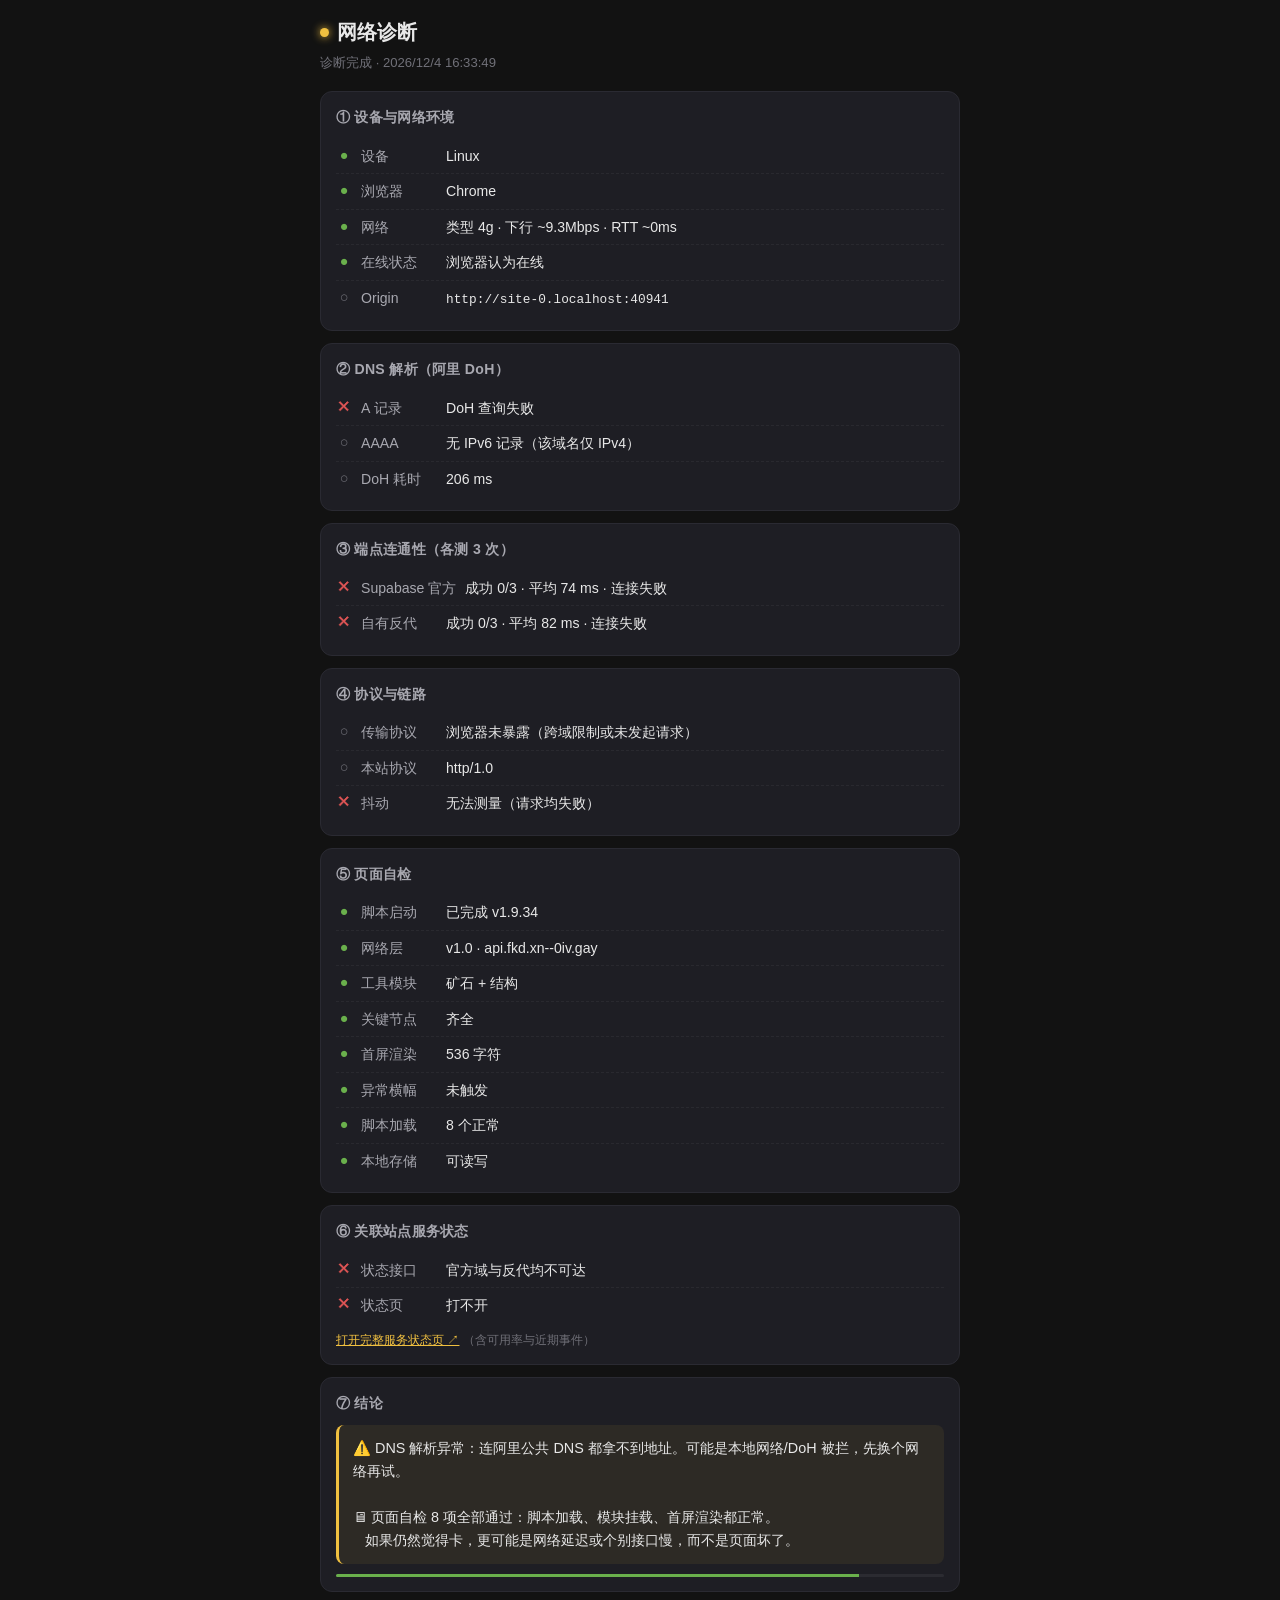
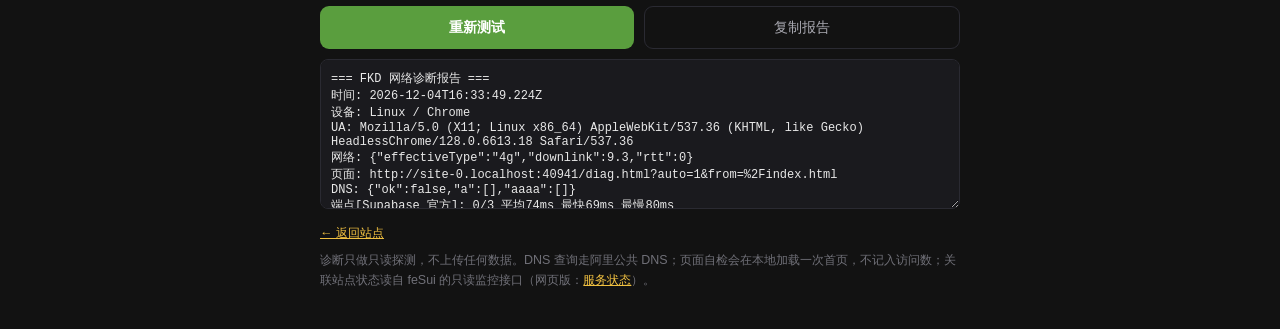
<file: index.html>
<!DOCTYPE html>
<!-- FKD-Web 版本 v1.9.34 · 2026-11-07 · ①诊断页新增「页面自检」：同源加载首页，检查启动标记/模块挂载/关键节点/资源加载，区分「网络坏了」和「脚本没跑起来」；页脚加诊断入口；app.js 末尾加 FKD_BOOT_OK 标记；自检请求不计访问数。②账号被封时前端主动提示：fetch 层识别 403 + ACCOUNT_BANNED，清 token、说明原因、2.2s 后跳登录页（此前只在个别请求里被判，其余表现为「点了没反应」）；②接入自有反代 api.fkd.xn--0iv.gay 作为备用端点，直连被墙时自动切换并顶部轻提示；③反代补 /auth/v1/ 放行，修「切到反代后能看帖但登不进来」；④诊断页增加反代对照，区分「单域名被干扰」与「整链路被限」；⑤脚本初始化异常兜底横幅。 -->
<html lang="zh-CN">
        <head>
                <meta charset="UTF-8" />
                <meta name="viewport" content="width=device-width, initial-scale=1.0" />
                <meta
                        name="description"
                        content="FKD方块殿 · FKD服务器社区，我的世界玩家共创家园，始于方块，不止于方块 长期不关"
                />
                <title>FKD方块殿 | FKD服务器社区</title>
<meta name="referrer" content="no-referrer" />
                <link
                        rel="icon"
                        type="image/jpeg"
                        href="https://s41.ax1x.com/2026/09/05/pnA9bvD.jpg"
                />
                <!-- Minecraft 像素字体（英文/数字）+ 中文卡通标题字体 -->
                <link rel="preconnect" href="https://fonts.googleapis.com" />
                <link rel="preconnect" href="https://fonts.gstatic.com" crossorigin />
                <link
                        href="https://fonts.googleapis.com/css2?family=Press+Start+2P&family=ZCOOL+KuaiLe&display=swap"
                        rel="stylesheet"
                />
                <link rel="stylesheet" href="styles.css" />
        </head>
        <body>
                <div class="error-toast" id="errorToast"></div>

                <!-- 设置侧栏：留言墙自动刷新开关 -->
                <button
                        class="settings-toggle-btn"
                        id="settingsToggleBtn"
                        aria-label="打开设置"
                        title="设置"
                >
                        <svg class="ui-ic" aria-hidden="true"><use href="#ic-settings"></use></svg>
                </button>
                <aside class="settings-sidebar" id="settingsSidebar" aria-hidden="true">
                        <button
                                class="settings-close"
                                id="settingsCloseBtn"
                                aria-label="关闭设置"
                        >
                                &times;
                        </button>
                        <h3><svg class="ui-ic" aria-hidden="true"><use href="#ic-settings"></use></svg> 设置</h3>
                        <div class="settings-item">
                                <div>
                                        <div class="label">留言墙自动刷新</div>
                                        <div class="desc">每隔一段时间自动拉取最新留言</div>
                                </div>
                                <label class="switch">
                                        <input type="checkbox" id="autoRefreshToggle" />
                                        <span class="slider"></span>
                                </label>
                        </div>
                        <div class="settings-item">
                                <div>
                                        <div class="label">刷新间隔</div>
                                        <div class="desc">自动刷新的频率</div>
                                </div>
                                <select id="autoRefreshInterval">
                                        <option value="10000">10 秒</option>
                                        <option value="30000">30 秒</option>
                                        <option value="60000">60 秒</option>
                                </select>
                        </div>
                        <button class="settings-refresh-btn" id="manualRefreshBtn">
                                <svg class="ui-ic" aria-hidden="true"><use href="#ic-refresh"></use></svg> 立即刷新留言
                        </button>
                        <div class="settings-refresh-info" id="refreshInfo"></div>
                </aside>

                <!-- 用户系统：登录 / 申请注册 -->
                <div class="modal-overlay" id="authModal">
                        <div class="modal">
                                <button class="modal-close" id="closeAuthModal">&times;</button>
                                <h3><svg class="ui-ic" aria-hidden="true"><use href="#ic-key"></use></svg> 账号</h3>
                                <div class="auth-tabs">
                                        <button class="auth-tab active" data-tab="login">登录</button>
                                        <button class="auth-tab" data-tab="apply">申请注册</button>
                                </div>
                                <div id="loginPanel">
                                        <form id="loginForm">
                                                <div class="form-group">
                                                        <label>用户名</label>
                                                        <input id="loginUsername" type="text" autocomplete="username" required />
                                                </div>
                                                <div class="form-group">
                                                        <label>密码</label>
                                                        <input id="loginPassword" type="password" autocomplete="current-password" required />
                                                </div>
                                                <button class="submit-btn" type="submit">登录</button>
                                        </form>
                                </div>
                                <div id="applyPanel" style="display:none">
                                        <form id="applyForm">
                                                <div class="form-group">
                                                        <label>用户名（3-20 位，中英文/数字/下划线）</label>
                                                        <input id="applyUsername" type="text" required />
                                                </div>
                                                <div class="form-group">
                                                        <label>密码（至少 6 位）</label>
                                                        <input id="applyPassword" type="password" required />
                                                </div>
                                                <div class="form-group">
                                                        <label>联系方式（QQ / 邮箱，可选）</label>
                                                        <input id="applyContact" type="text" />
                                                </div>
                                                <div class="form-group">
                                                        <label>申请理由（可选）</label>
                                                        <input id="applyReason" type="text" />
                                                </div>
                                                <button class="submit-btn" type="submit">提交申请</button>
                                        </form>
                                </div>
                                <div class="form-message" id="authMessage"></div>
                        </div>
                </div>

                <!-- 管理员审核面板 -->
                <div class="modal-overlay" id="adminModal">
                        <div class="modal">
                                <button class="modal-close" id="closeAdminModal">&times;</button>
                                <h3><svg class="ui-ic" aria-hidden="true"><use href="#ic-shield"></use></svg> 待审核申请</h3>
                                <div class="admin-list" id="adminList"></div>
                        </div>
                </div>

                <!-- 个人主页（公开） -->
                <div class="modal-overlay" id="profileModal">
                        <div class="modal">
                                <button class="modal-close" id="closeProfileModal">&times;</button>
                                <div id="profileBody"></div>
                        </div>
                </div>

                <!-- 我的资料：详情视图(只读) + 编辑视图(修改) -->
                <div class="modal-overlay" id="myProfileModal">
                        <div class="modal">
                                <button class="modal-close" id="closeMyProfileModal">&times;</button>

                                <!-- 详情视图：只读展示，点击"修改资料"才进入编辑 -->
                                <div id="mpDetailView">
                                        <div class="mp-detail-head">
                                                <div id="mpDetailAvatar" class="mp-detail-avatar"></div>
                                                <div>
                                                        <div class="mp-detail-username" id="mpDetailUsername"></div>
                                                        <div class="mp-detail-role" id="mpDetailRole"></div>
                                                </div>
                                        </div>
                                        <div class="mp-detail-bio" id="mpDetailBio"></div>
                                        <div class="mp-active-row"><span>我的积分</span><strong id="mpActiveValue">0</strong></div>
                                        <div class="mp-signin-row">
                                                <button type="button" class="submit-btn small" id="mpSignInBtn"><svg class="ui-ic"><use href="#ic-calendar"></use></svg> 每日签到</button>
                                                <span id="mpSignInHint" class="mp-signin-hint"></span>
                                        </div>
                                        <div class="mp-detail-actions">
                                                <button type="button" class="submit-btn" id="mpEditBtn"><svg class="ui-ic" aria-hidden="true"><use href="#ic-pencil"></use></svg> 修改资料</button>
                                                <button type="button" class="auth-btn admin" id="mpAdminBtn" style="display:none"><svg class="ui-ic" aria-hidden="true"><use href="#ic-shield"></use></svg> 审核</button>
                                                <button type="button" class="auth-btn" id="mpLogoutBtn">退出登录</button>
                                        </div>
                                </div>

                                <!-- 编辑视图：修改信息 -->
                                <div id="mpEditView" style="display:none">
                                        <h3><svg class="ui-ic" aria-hidden="true"><use href="#ic-pencil"></use></svg> 编辑资料</h3>
                                        <div class="form-group">
                                                <label>头像（走图床上传，数据库只存链接）</label>
                                                <div class="avatar-upload-row">
                                                        <img id="mpAvatarPreview" class="mp-avatar-preview" alt="" style="display:none" />
                                                        <input type="file" id="mpAvatarFile" accept="image/*" />
                                                        <button type="button" class="submit-btn small" id="mpAvatarUploadBtn"><svg class="ui-ic" aria-hidden="true"><use href="#ic-camera"></use></svg> 上传头像</button>
                                                </div>
                                                <input type="text" id="mpAvatarUrl" placeholder="或在此粘贴头像图片链接（http(s)）" style="margin-top:.5rem;" />
                                        </div>
                                        <div class="form-group">
                                                <label>昵称（展示名，可随时修改，1~20 字；留空则显示登录名）</label>
                                                <input type="text" id="mpNickname" maxlength="20" placeholder="不填则显示登录名" style="width:100%;box-sizing:border-box;" />
                                        </div>
                                        <div class="form-group">
                                                <label>个人简介（最多 200 字）</label>
                                                <textarea id="mpBio" rows="3" placeholder="介绍一下你自己~"></textarea>
                                        </div>
                                        <button class="submit-btn" id="mpSaveBtn">保存资料</button>
                                        <button class="auth-btn" id="mpCancelEdit">取消</button>
                                        <div class="form-message" id="mpMessage"></div>
                                </div>
                        </div>
                </div>

                <nav class="navbar" id="navbar">
                        <div class="navbar-brand">
                                <div class="brand-icon">
                                        <img
                                                src="https://s41.ax1x.com/2026/09/05/pnA9bvD.jpg"
                                                alt="FKD方块殿图标"
                                        />
                                </div>
                                <div>
                                        <div>FKD方块殿</div>
                                        <div class="brand-sub">MINECRAFT</div>
                                </div>
                        </div>
                        <ul class="navbar-links">
                                <li><a data-view="home" class="active"><svg class="ui-ic" aria-hidden="true"><use href="#ic-home"></use></svg> 首页</a></li>
                                <li class="nav-sep"></li>
                                <li><a data-view="community"><svg class="ui-ic" aria-hidden="true"><use href="#ic-community"></use></svg> 社区</a></li>
                                <li><a data-view="trades"><svg class="ui-ic" aria-hidden="true"><use href="#ic-package"></use></svg> 交易</a></li>
                                <li><a data-view="tools"><svg class="ui-ic" aria-hidden="true"><use href="#ic-compass"></use></svg> 工具</a></li>
                                <li class="nav-sep"></li>
                                <li><a data-view="submit"><svg class="ui-ic" aria-hidden="true"><use href="#ic-edit"></use></svg> 投稿</a></li>
                                <li><a data-view="guilds"><svg class="ui-ic" aria-hidden="true"><use href="#ic-flag"></use></svg> 工会</a></li>
                                <li><a data-view="chat"><svg class="ui-ic" aria-hidden="true"><use href="#ic-message"></use></svg> 聊天</a></li>
                                <li><a data-view="ai"><svg class="ui-ic" aria-hidden="true"><use href="#ic-spark"></use></svg> AI 助手</a></li>
                        </ul>
                        <div class="auth-area" id="authArea"></div>
                        <button
                                class="theme-toggle"
                                id="themeToggle"
                                aria-label="切换明暗模式"
                        >
                                <svg class="ui-ic" aria-hidden="true"><use href="#ic-moon"></use></svg>
                        </button>
                </nav>

                <!-- 矿石查找参数模态框（基岩版 · 精确坐标内核 bedrockore.js） -->
                <div class="modal-overlay" id="oreModal">
                        <div class="modal modal-wide">
                                <button class="modal-close" id="closeOreModal">&times;</button>
                                <h3> 矿石查找器 · 基岩版</h3>
                                <div class="form-group">
                                        <label>世界种子</label>
                                        <input type="text" id="oreSeed" value="2261001" placeholder="输入种子（数字或文本）" />
                                        <div class="seed-chips">
                                                <span class="seed-chip" data-target="oreSeed" data-seed="2261001">2261001（朋友给的）</span>
                                                <span class="seed-chip" data-target="oreSeed" data-seed="20261001">20261001（疑似正确）</span>
                                        </div>
                                </div>
                                <div class="form-group ore-coord-row">
                                    <div>
                                        <label>基岩版版本</label>
                                        <select id="oreVersion"></select>
                                    </div>
                                    <div>
                                        <label>维度</label>
                                        <select id="oreDim">
                                            <option value="0">主世界</option>
                                            <option value="-1">下界</option>
                                        </select>
                                    </div>
                                </div>
                                <div class="form-group">
                                        <label>矿石种类</label>
                                        <select id="oreType"></select>
                                </div>
                                <div class="form-group ore-coord-row">
                                        <div>
                                                <label>中心 X</label>
                                                <input type="number" id="coordX" value="0" placeholder="例如 100" />
                                        </div>
                                        <div>
                                                <label>中心 Z</label>
                                                <input type="number" id="coordZ" value="0" placeholder="例如 -200" />
                                        </div>
                                        <div>
                                                <label>半径(区块)</label>
                                                <input type="number" id="oreRadius" value="10" min="2" max="40" />
                                        </div>
                                </div>
                                <div class="form-group">
                                    <label>地表高度（部分矿石需地表足够高才生成，默认 64）</label>
                                    <input type="number" id="oreSurface" value="64" />
                                </div>
                                <button class="submit-btn" id="generateOreLink">
                                        开始查找
                                </button>
                                <div id="oreResult" class="ore-result"></div>
                        </div>
                </div>

                <!-- 基岩结构查找器模态框（自研，算法来自 MCBEStructureFinder MIT） -->
                <div class="modal-overlay" id="structModal">
                        <div class="modal modal-wide">
                                <button class="modal-close" id="closeStructModal">&times;</button>
                                <h3> 结构查找器 · 基岩版</h3>
                                <div class="form-group">
                                        <label>主种子（你的世界）</label>
                                        <input type="text" id="structSeed" value="2261001" placeholder="输入种子（数字或文本）" />
                                        <div class="seed-chips">
                                                <span class="seed-chip" data-target="structSeed" data-seed="2261001">2261001（朋友给的）</span>
                                                <span class="seed-chip" data-target="structSeed" data-seed="20261001">20261001（疑似正确）</span>
                                        </div>
                                        <label class="seed-compare"><input type="checkbox" id="structCompare" /> 同时对比候选种子</label>
                                        <div class="form-group seed2-group" id="seed2Group" style="display:none">
                                                <label>候选种子（对比用）</label>
                                                <input type="text" id="structSeed2" placeholder="例如 20261001" />
                                        </div>
                                </div>
                                <div class="form-group">
                                        <label>结构类型</label>
                                        <select id="structType">
                                                <option value="buried_treasure">埋藏宝藏</option>
                                                <option value="village" selected>村庄</option>
                                                <option value="temple">神庙(沙漠/丛林)</option>
                                                <option value="ocean_monument">海底神殿</option>
                                                <option value="mansion">林地府邸</option>
                                                <option value="pillager">掠夺者哨塔</option>
                                        </select>
                                </div>
                                <div class="form-group ore-coord-row">
                                        <div>
                                                <label>中心 X</label>
                                                <input type="number" id="structX" value="0" placeholder="例如 100" />
                                        </div>
                                        <div>
                                                <label>中心 Z</label>
                                                <input type="number" id="structZ" value="0" placeholder="例如 -200" />
                                        </div>
                                        <div>
                                                <label>搜索半径(方块)</label>
                                                <input type="number" id="structRange" value="4000" min="16" />
                                        </div>
                                </div>
                                <button class="submit-btn" id="generateStruct">
                                        开始查找
                                </button>
                                <div id="structResult" class="ore-result"></div>
                        </div>
                </div>

                <main id="app">
                        <!-- ===================== 视图 1：首页 ===================== -->
                        <section class="view active" id="view-home">
                                <div class="hero" id="home">
                                        <div class="hero-logo">
                                                <img
                                                        src="https://s41.ax1x.com/2026/09/05/pnA9bvD.jpg"
                                                        alt="FKD方块殿Logo"
                                                />
                                        </div>
                                        <div class="season-badge">
                                                <span class="dot"></span> 赛季 S9.0 火热进行中
                                                <span class="dot"></span>
                                        </div>
                                        <h1 class="hero-title">FKD 方块殿</h1>
                                        <p class="hero-subtitle">FKD服务器社区</p>
                                        <p class="hero-desc">
                                                一个由玩家社区驱动的 Minecraft 社区，<br />在这里，每一个方块都承载着故事，每一位玩家都值得被铭记。
                                        </p>
                                        <p class="hero-owner"><svg class="ui-ic" aria-hidden="true"><use href="#ic-trophy"></use></svg> 服主：<strong>FKD乄老果</strong></p>
                                        <div class="hero-cta-row">
                                                <button class="join-btn" id="joinServerBtn" title="点击唤起网易版《我的世界》，直接进入 FKD 服务器">
                                                        <svg class="ui-ic" aria-hidden="true"><use href="#ic-gamepad"></use></svg>
                                                        一键进服
                                                </button>
                                                <span class="join-tip">网易版玩家点我直接进</span>
                                        </div>
                                </div>

                                <div class="container">
                                        <div class="info-grid">
                                                <div class="info-card">
                                                        <div class="icon"><svg class="ui-ic" aria-hidden="true"><use href="#ic-crown"></use></svg></div>
                                                        <div class="label">服主</div>
                                                        <div class="value">FKD乄老果</div>
                                                </div>
                                                <div class="info-card">
                                                        <div class="icon"><svg class="ui-ic" aria-hidden="true"><use href="#ic-tag"></use></svg></div>
                                                        <div class="label">当前赛季</div>
                                                        <div class="value gold">S9.0</div>
                                                </div>
                                                <div class="info-card">
                                                        <div class="icon"><svg class="ui-ic" aria-hidden="true"><use href="#ic-dot"></use></svg></div>
                                                        <div class="label">服务器状态</div>
                                                        <div class="value">运行中</div>
                                                </div>
                                                <div class="info-card">
                                                        <div class="icon"><svg class="ui-ic" aria-hidden="true"><use href="#ic-signal"></use></svg></div>
                                                        <div class="label">托管平台</div>
                                                        <div class="value">Supabase</div>
                                                </div>
                                        </div>

                                        <div class="section-header">
                                                <div class="cat-badge home"><svg class="ui-ic" aria-hidden="true"><use href="#ic-compass"></use></svg> 快速进入</div>
                                                <h2 class="section-title">选择你的<span class="highlight">方块</span></h2>
                                                <div class="section-divider"></div>
                                        </div>
                                        <div class="quick-grid">
                                                <div class="quick-card c-community" data-view="community">
                                                        <div class="q-icon"><svg class="ui-ic" aria-hidden="true"><use href="#ic-community"></use></svg></div>
                                                        <div class="q-title">社区广场</div>
                                                        <div class="q-desc">故事 · 留言墙 · 名人榜</div>
                                                </div>
                                                <div class="quick-card c-trade" data-view="trades">
                                                        <div class="q-icon"><svg class="ui-ic" aria-hidden="true"><use href="#ic-package"></use></svg></div>
                                                        <div class="q-title">交易集市</div>
                                                        <div class="q-desc">发布 / 浏览玩家交易</div>
                                                </div>
                                                <div class="quick-card c-tool" data-view="tools">
                                                        <div class="q-icon"><svg class="ui-ic" aria-hidden="true"><use href="#ic-compass"></use></svg></div>
                                                        <div class="q-title">冒险工具</div>
                                                        <div class="q-desc">矿石查找 · 种子查询</div>
                                                </div>
                                                <div class="quick-card c-submit" data-view="submit">
                                                        <div class="q-icon"><svg class="ui-ic" aria-hidden="true"><use href="#ic-edit"></use></svg></div>
                                                        <div class="q-title">投稿故事</div>
                                                        <div class="q-desc">分享你的社区故事</div>
                                                </div>
                                                <div class="quick-card c-guild" data-view="guilds">
                                                        <div class="q-icon"><svg class="ui-ic" aria-hidden="true"><use href="#ic-flag"></use></svg></div>
                                                        <div class="q-title">工会</div>
                                                        <div class="q-desc">组建 · 加入 · 排名</div>
                                                </div>
                                                <div class="quick-card c-join" id="joinServerCard" title="点击唤起网易版《我的世界》，直接进入 FKD 服务器">
                                                        <div class="q-icon"><svg class="ui-ic" aria-hidden="true"><use href="#ic-gamepad"></use></svg></div>
                                                        <div class="q-title">一键进服</div>
                                                        <div class="q-desc">网易版直接进入服务器</div>
                                                </div>
                                                <div class="quick-card c-chat" data-view="chat">
                                                        <div class="q-icon"><svg class="ui-ic" aria-hidden="true"><use href="#ic-message"></use></svg></div>
                                                        <div class="q-title">聊天</div>
                                                        <div class="q-desc">私聊 · 群聊</div>
                                                </div>
                                        </div>
                                </div>
                        </section>

                        <!-- ===================== 视图 2：社区（子标签） ===================== -->
                        <section class="view" id="view-community">
                                <div class="container">
                                        <div class="section-header">
                                                <div class="cat-badge community"><svg class="ui-ic" aria-hidden="true"><use href="#ic-community"></use></svg> 社区广场</div>
                                                <h2 class="section-title">玩家<span class="highlight">社区</span></h2>
                                                <div class="section-divider"></div>
                                        </div>

                                        <div class="subtabs">
                                                <button class="subtab active" data-sub="stories"><svg class="ui-ic" aria-hidden="true"><use href="#ic-book"></use></svg> 故事</button>
                                                <button class="subtab" data-sub="messages"><svg class="ui-ic" aria-hidden="true"><use href="#ic-message"></use></svg> 留言墙</button>
                                                <button class="subtab" data-sub="hall"><svg class="ui-ic" aria-hidden="true"><use href="#ic-medal"></use></svg> 名人榜</button>
                                        </div>

                                        <!-- 子面板：故事 -->
                                        <div class="subpanel active" id="sub-stories">
                                                <div class="notice-box">
                                                        <span><svg class="ui-ic" aria-hidden="true"><use href="#ic-megaphone"></use></svg></span>
                                                        <div>
                                                                <strong>故事投稿已升级！</strong
                                                                >通过投稿页提交（需密码），立即公开显示。<br />
                                                                由玩家「执拗的同学」部署 ·
                                                                <span class="deepseek-badge">由权威deep seek生成</span>
                                                                <br />
                                                                <span class="qq-group"
                                                                        ><svg class="ui-ic" aria-hidden="true"><use href="#ic-gamepad"></use></svg> QQ群：231950162 欢迎加入</span
                                                                >
                                                        </div>
                                                </div>
                                                <div
                                                        id="storiesLoading"
                                                        style="text-align:center; padding:2rem; color:var(--text-muted);"
                                                >
                                                        <span class="spinner"></span> 加载故事中...
                                                </div>
                                                <div
                                                        class="stories-grid"
                                                        id="storiesContainer"
                                                        style="display:none;"
                                                ></div>
                                                <div
                                                        id="storiesEmpty"
                                                        style="display:none; text-align:center; padding:2rem; color:var(--text-muted);"
                                                >
                                                        暂无故事，快来投稿第一篇吧！
                                                </div>
                                        </div>

                                        <!-- 子面板：留言墙 -->
                                        <div class="subpanel" id="sub-messages">
                                                <p
                                                        class="section-subtitle"
                                                        style="color:var(--text-secondary); font-size:0.9rem; margin-bottom:1.5rem;"
                                                >
                                                        留下你的足迹，分享你的想法
                                                </p>
                                                <div class="messages-list" id="messagesList">
                                                        <div
                                                                style="text-align:center; padding:2rem; color:var(--text-muted);"
                                                        >
                                                                加载留言中...
                                                        </div>
                                                </div>
                                                <div class="message-form-card">
                                                        <h3 style="margin-bottom:1rem; font-family:var(--mc-title-font);"><svg class="ui-ic" aria-hidden="true"><use href="#ic-edit"></use></svg> 写留言</h3>
                                                        <form id="messageForm">
                                                                <div class="form-group">
                                                                        <label>昵称（可选）</label>
                                                                        <input
                                                                                type="text"
                                                                                id="messageNickname"
                                                                                placeholder="你的昵称"
                                                                                maxlength="30"
                                                                        />
                                                                </div>
                                                                <div class="form-group">
                                                                        <label>留言内容 *</label>
                                                                        <textarea
                                                                                id="messageContent"
                                                                                required
                                                                                placeholder="说点什么..."
                                                                                rows="4"
                                                                        ></textarea>
                                                                </div>
                                                                <label class="anon-toggle"><input type="checkbox" id="messageAnonymous" /> <svg class="ui-ic" aria-hidden="true"><use href="#ic-eye-off"></use></svg> 匿名发布（不署名账号）</label>
                                                                <button
                                                                        type="submit"
                                                                        class="submit-btn"
                                                                        id="submitMessageBtn"
                                                                >
                                                                        发布留言
                                                                </button>
                                                                <div
                                                                        class="form-message"
                                                                        id="messageFormMessage"
                                                                ></div>
                                                        </form>
                                                </div>
                                        </div>

                                        <!-- 子面板：名人榜 -->
                                        <div class="subpanel" id="sub-hall">
                                                <div class="section-header">
                                                        <h2 class="section-title"><svg class="ui-ic" aria-hidden="true"><use href="#ic-medal"></use></svg> 名人榜 · 积分排名</h2>
                                                        <div class="section-divider"></div>
                                                </div>
                                                <div id="hallList" class="hall-list"><div class="empty-hint">加载中...</div></div>
                                        </div>
                                </div>
                        </section>

                        <!-- ===================== 视图：故事详情（新） ===================== -->
                        <section class="view" id="view-story-detail">
                                <div class="container">
                                        <button class="back-btn" id="storyDetailBack"><svg class="ui-ic" aria-hidden="true"><use href="#ic-arrow-left"></use></svg> 返回故事列表</button>
                                        <article class="story-detail">
                                                <div id="storyDetailMain">
                                                        <div
                                                                style="text-align:center; padding:2.5rem; color:var(--text-muted);"
                                                        >
                                                                <span class="spinner"></span> 加载中...
                                                        </div>
                                                </div>
                                                <div class="story-like-bar" id="storyLikeBar" style="display:none">
                                                        <button class="like-btn" id="storyLikeBtn" data-liked="0">
                                                                <svg class="ui-ic" aria-hidden="true"><use href="#ic-heart"></use></svg> 点赞 <span class="like-count-num">0</span>
                                                        </button>
                                                        <span class="story-stats-inline" id="storyCommentCountInline"></span>
                                                </div>
                                                <div class="comment-section" id="storyCommentSection" style="display:none">
                                                        <h3>
                                                                <svg class="ui-ic" aria-hidden="true"><use href="#ic-message"></use></svg> 评论
                                                                <span
                                                                        id="storyCommentCount"
                                                                        style="color:var(--text-muted); font-size:.9rem;"
                                                                ></span>
                                                        </h3>
                                                        <div class="comment-list" id="storyCommentList"></div>
                                                        <div class="comment-form" id="storyCommentForm">
                                                                <textarea
                                                                        id="storyCommentInput"
                                                                        placeholder="写下你的评论..."
                                                                        maxlength="1000"
                                                                ></textarea>
                                                                <div style="display:flex; justify-content:flex-end;">
                                                                        <button class="submit-btn small" id="storyCommentSubmit">发表评论</button>
                                                                </div>
                                                                <div class="form-message" id="storyCommentMessage"></div>
                                                        </div>
                                                        <div class="comment-login-hint" id="storyCommentLoginHint" style="display:none">
                                                                登录后即可发表评论 ·
                                                                <a id="storyCommentLoginLink">去登录</a>
                                                        </div>
                                                </div>
                                        </article>
                                </div>
                        </section>

                        <!-- ===================== 视图 3：交易 ===================== -->
                        <section class="view" id="view-trades">
                                <div class="container">
                                        <div class="section-header">
                                                <div class="cat-badge trade"><svg class="ui-ic" aria-hidden="true"><use href="#ic-package"></use></svg> 交易集市</div>
                                                <h2 class="section-title"><svg class="ui-ic" aria-hidden="true"><use href="#ic-package"></use></svg> 玩家<span class="highlight">交易</span></h2>
                                                <div class="section-divider"></div>
                                                <p
                                                        class="section-subtitle"
                                                        style="color:var(--text-secondary); font-size:0.9rem;"
                                                >
                                                        自由交易，互通有无（仅显示最近30天）
                                                </p>
                                        </div>
                                        <div class="trades-grid" style="display:none;"></div>
                                        <!-- 发布交易表单 -->
                                        <div class="trade-form-card">
                                                <h3 style="margin-bottom:1rem; font-family:var(--mc-title-font);"><svg class="ui-ic" aria-hidden="true"><use href="#ic-edit"></use></svg> 发布新交易</h3>
                                                <form id="tradeForm">
                                                        <div class="form-group">
                                                                <label>物品名称 *</label>
                                                                <input
                                                                        type="text"
                                                                        id="tradeItemName"
                                                                        required
                                                                        maxlength="50"
                                                                        placeholder="例如：钻石×64"
                                                                />
                                                        </div>
                                                        <div class="form-group">
                                                                <label>描述 *</label>
                                                                <textarea
                                                                        id="tradeDescription"
                                                                        required
                                                                        placeholder="物品详情、附魔属性等..."
                                                                        rows="3"
                                                                ></textarea>
                                                        </div>
                                                        <div class="form-group">
                                                                <label>价格 / 交换条件 *</label>
                                                                <input
                                                                        type="text"
                                                                        id="tradePrice"
                                                                        required
                                                                        maxlength="50"
                                                                        placeholder="例如：10个绿宝石 或 一把附魔弓"
                                                                />
                                                        </div>
                                                        <div class="form-group">
                                                                <label>卖家游戏ID *</label>
                                                                <input
                                                                        type="text"
                                                                        id="tradeSellerName"
                                                                        required
                                                                        maxlength="30"
                                                                        placeholder="你的游戏ID"
                                                                />
                                                        </div>
                                                        <div class="form-group">
                                                                <label>联系方式 *</label>
                                                                <input
                                                                        type="text"
                                                                        id="tradeContact"
                                                                        required
                                                                        maxlength="50"
                                                                        placeholder="QQ号或游戏内联系"
                                                                />
                                                        </div>
                                                        <button
                                                                type="submit"
                                                                class="submit-btn"
                                                                id="submitTradeBtn"
                                                        >
                                                                发布交易
                                                        </button>
                                                        <div
                                                                class="form-message"
                                                                id="tradeFormMessage"
                                                        ></div>
                                                </form>
                                        </div>

                                        <!-- 管理已发布的交易：改用账号鉴权 -->
                                        <div class="manage-code-box" style="margin-bottom:2rem;">
                                                <h3 style="margin-bottom:0.5rem; font-family:var(--mc-title-font);"><svg class="ui-ic" aria-hidden="true"><use href="#ic-key"></use></svg> 管理我的交易</h3>
                                                <p
                                                        style="color:var(--text-secondary); font-size:0.85rem; margin:0;"
                                                >
                                                        已改用账号管理：登录后，你发布的交易会在下方列表中显示「标记已售出」按钮，点击即可标记为已售出，无需再保存管理码。
                                                </p>
                                        </div>

                                        <!-- 交易列表 -->
                                        <div
                                                id="tradesLoading"
                                                style="text-align:center; padding:2rem; color:var(--text-muted);"
                                        >
                                                <span class="spinner"></span> 加载交易中...
                                        </div>
                                        <div
                                                class="trades-grid"
                                                id="tradesContainer"
                                                style="display:none;"
                                        ></div>
                                        <div
                                                id="tradesEmpty"
                                                style="display:none; text-align:center; padding:2rem; color:var(--text-muted);"
                                        >
                                                暂无交易信息，快来发布第一笔交易吧！
                                        </div>
                                </div>
                        </section>

                        <!-- ===================== 视图 4：工具 ===================== -->
                        <section class="view" id="view-tools">
                                <div class="container">
                                        <div class="section-header">
                                                <div class="cat-badge tool"><svg class="ui-ic" aria-hidden="true"><use href="#ic-compass"></use></svg> 冒险工具</div>
                                                <h2 class="section-title">实用<span class="highlight">工具箱</span></h2>
                                                <div class="section-divider"></div>
                                                <p
                                                        class="section-subtitle"
                                                        style="color:var(--text-secondary); font-size:0.9rem;"
                                                >
                                                        探索世界，定位资源（服务器种子：20260810）
                                                </p>
                                        </div>
                                        <div class="tool-grid">
                                                <div class="tool-card ore" id="oreFinderLink" role="button" tabindex="0">
                                                        <div class="t-icon"><svg class="ui-ic" aria-hidden="true"><use href="#ic-gem"></use></svg></div>
                                                        <div class="t-title">矿石查找器</div>
                                                        <div class="t-desc">按坐标定位钻石、远古残骸等矿脉</div>
                                                        <div class="t-go">打开查找器 <svg class="ui-ic" aria-hidden="true"><use href="#ic-arrow-right"></use></svg></div>
                                                </div>
                                                <div class="tool-card seed" id="seedMapLink" role="button" tabindex="0">
                                                        <div class="t-icon"><svg class="ui-ic" aria-hidden="true"><use href="#ic-map"></use></svg></div>
                                                        <div class="t-title">种子地图</div>
                                                        <div class="t-desc">查看整个世界的地形与结构生成</div>
                                                        <div class="t-go">打开地图 <svg class="ui-ic" aria-hidden="true"><use href="#ic-arrow-right"></use></svg></div>
                                                </div>
                                                <div class="tool-card struct" id="structFinderLink" role="button" tabindex="0">
                                                        <div class="t-icon"><svg class="ui-ic" aria-hidden="true"><use href="#ic-compass"></use></svg></div>
                                                        <div class="t-title">结构查找器</div>
                                                        <div class="t-desc">精确定位村庄·埋藏宝藏·神殿（基岩版）</div>
                                                        <div class="t-go">打开查找器 <svg class="ui-ic" aria-hidden="true"><use href="#ic-arrow-right"></use></svg></div>
                                                </div>
                                        </div>
                                </div>
                        </section>

                        <!-- ===================== 视图 5：投稿 ===================== -->
                        <section class="view" id="view-submit">
                                <div class="container">
                                        <div class="section-header">
                                                <div class="cat-badge community"><svg class="ui-ic" aria-hidden="true"><use href="#ic-edit"></use></svg> 内容创作</div>
                                                <h2 class="section-title"><svg class="ui-ic" aria-hidden="true"><use href="#ic-edit"></use></svg> 投稿<span class="highlight">故事</span></h2>
                                                <div class="section-divider"></div>
                                        </div>
                                        <div class="submit-form-card">
                                                <h3 style="margin-bottom:0.5rem; font-family:var(--mc-title-font);"><svg class="ui-ic" aria-hidden="true"><use href="#ic-edit"></use></svg> 投稿故事</h3>
                                                <p
                                                        style="color:var(--text-secondary); margin-bottom:1.5rem;"
                                                >
                                                        填写信息并输入投稿密码，提交后立即显示。
                                                </p>
                                                <form id="storyForm">
                                                        <div class="form-group">
                                                                <label>故事标题 *</label>
                                                                <input
                                                                        type="text"
                                                                        id="storyTitle"
                                                                        required
                                                                        maxlength="100"
                                                                />
                                                        </div>
                                                        <div class="form-group">
                                                                <label>日期</label>
                                                                <input type="date" id="storyDate" />
                                                        </div>
                                                        <div class="form-group">
                                                                <label>标签</label>
                                                                <input
                                                                        type="text"
                                                                        id="storyTag"
                                                                        placeholder="建筑、活动、趣闻..."
                                                                        maxlength="20"
                                                                />
                                                        </div>
                                                        <div class="form-group">
                                                                <label>故事内容 *</label>
                                                                <textarea
                                                                        id="storyContent"
                                                                        required
                                                                        placeholder="支持多段落，换行即可"
                                                                ></textarea>
                                                        </div>
                                                        <div class="form-group">
                                                                <label>图片链接（多个用逗号分隔，也可走图床上传）</label>
                                                                <input
                                                                        type="text"
                                                                        id="storyImages"
                                                                        placeholder="https://..."
                                                                />
                                                                <div class="img-upload-row">
                                                                        <input type="file" id="storyImageFile" accept="image/*" />
                                                                        <button type="button" class="submit-btn small" id="storyImageUploadBtn"><svg class="ui-ic" aria-hidden="true"><use href="#ic-camera"></use></svg> 图床上传</button>
                                                                        <img id="storyImagePreview" class="img-preview" alt="" style="display:none" />
                                                                </div>
                                                        </div>
                                                        <button type="submit" class="submit-btn" id="submitBtn">
                                                                提交故事
                                                        </button>
                                                        <div class="form-message" id="formMessage"></div>
                                                </form>
                                        </div>
                                </div>
                        </section>
                                        <!-- ===================== 视图：工会 ===================== -->
                        <section class="view" id="view-guilds">
                                <div id="guildRoot"></div>
                        </section>
                        <!-- ===================== 视图：聊天 ===================== -->
                        <section class="view" id="view-chat">
                                <div id="chatRoot"></div>
                        </section>
                        <!-- ===================== 视图：AI 助手 ===================== -->
                        <section class="view" id="view-ai">
                                <div class="container">
                                        <div id="aiRoot"></div>
                                </div>
                        </section>
</main>

                <footer class="footer">
                        <div class="footer-brand"> FKD方块殿</div>
                        <div class="pixel-divider">    </div>
                        <div class="footer-text" id="footerText"></div>
                        <div class="visit-counter">
                                <svg class="ui-ic" aria-hidden="true"><use href="#ic-chart"></use></svg> 今日被访问数：<span class="count-num" id="todayVisitCount"
                                        >加载中...</span
                                >
                        </div>
                        <div class="footer-links">
                                <a href="diag.html" class="footer-link">网络诊断 / 页面自检</a>
                        </div>
                </footer>

                <!-- 反代端点：自有域名，绕开 supabase.co 共享域名在国内的 DNS/SNI 干扰。
                     列表顺序 = 优先级；net-guard 启动时会并发探测，自动选可用的那条。
                     官方域放第一位：网络正常时直连最快，反代作为自动兜底。 -->
                <script>
                        window.FKD_NET_ENDPOINTS = [
                                'https://yowwyasttkywyqgseuqz.supabase.co',
                                'https://api.fkd.xn--0iv.gay'
                        ];
                </script>

                <!-- 网络韧性层：必须在 app.js 之前加载（app.js 的 401 守卫会二次包装 fetch，
                     本层须处于内层，URL 改写才不会影响守卫基于原始 URL 的判断） -->
                <script src="js/net-guard.js"></script>
                <script src="bedrockore.js"></script>
                <script src="structurefinder.js"></script>
                <script src="app.js"></script>
                <script src="js/guilds.js"></script>
                <script src="js/chat.js"></script>
                <script src="js/gifts.js"></script>
                <script src="js/ai.js"></script>
        <svg class="svg-sprite" aria-hidden="true" focusable="false" xmlns="http://www.w3.org/2000/svg">
  <symbol id="ic-home" viewBox="0 0 24 24"><path d='M3 9.5L12 3l9 6.5V20a1 1 0 0 1-1 1H4a1 1 0 0 1-1-1z M9 21V12h6v9'/></symbol>
  <symbol id="ic-community" viewBox="0 0 24 24"><path d='M3 21h18 M5 21V10l7-5 7 5v11 M9 21v-6h6v6'/></symbol>
  <symbol id="ic-package" viewBox="0 0 24 24"><path d='M21 16V8a2 2 0 0 0-1-1.73l-7-4a2 2 0 0 0-2 0l-7 4A2 2 0 0 0 3 8v8a2 2 0 0 0 1 1.73l7 4a2 2 0 0 0 2 0l7-4A2 2 0 0 0 21 16z M3.27 6.96L12 12l8.73-5.04 M12 22V12'/></symbol>
  <symbol id="ic-compass" viewBox="0 0 24 24"><path d='M3 11l19-9-9 19-2-8-8-2z'/></symbol>
  <symbol id="ic-edit" viewBox="0 0 24 24"><path d='M17 3a2.83 2.83 0 0 1 4 4L7.5 20.5 2 22l1.5-5.5L17 3z'/></symbol>
  <symbol id="ic-flag" viewBox="0 0 24 24"><path d='M4 15s1-1 4-1 5 2 8 2 4-1 4-1V3s-1 1-4 1-5-2-8-2-4 1-4 1z M4 22v-7'/></symbol>
  <symbol id="ic-message" viewBox="0 0 24 24"><path d='M21 15a2 2 0 0 1-2 2H7l-4 4V5a2 2 0 0 1 2-2h14a2 2 0 0 1 2 2z'/></symbol>
  <symbol id="ic-shield" viewBox="0 0 24 24"><path d='M12 22s8-4 8-10V5l-8-3-8 3v7c0 6 8 10 8 10z'/></symbol>
  <symbol id="ic-key" viewBox="0 0 24 24"><path d='M14 10a4 4 0 1 0-8 0 4 4 0 0 0 8 0z M10 14l-6 6 M7 17l-2-2 M11 13l2 2'/></symbol>
  <symbol id="ic-gift" viewBox="0 0 24 24"><path d='M20 12v9H4v-9 M2 7h20v5H2z M12 22V7 M12 7H7.5a2.5 2.5 0 0 1 0-5C11 2 12 7 12 7z M12 7h4.5a2.5 2.5 0 0 0 0-5C13 2 12 7 12 7z'/></symbol>
  <symbol id="ic-scroll" viewBox="0 0 24 24"><path d='M14 2H6a2 2 0 0 0-2 2v16a2 2 0 0 0 2 2h12a2 2 0 0 0 2-2V8z M14 2v6h6 M16 13H8 M16 17H8'/></symbol>
  <symbol id="ic-pencil" viewBox="0 0 24 24"><path d='M17 3a2.83 2.83 0 0 1 4 4L7.5 20.5 2 22l1.5-5.5L17 3z'/></symbol>
  <symbol id="ic-camera" viewBox="0 0 24 24"><path d='M23 19a2 2 0 0 1-2 2H3a2 2 0 0 1-2-2V8a2 2 0 0 1 2-2h4l2-3h6l2 3h4a2 2 0 0 1 2 2z M12 17a4 4 0 1 0 0-8 4 4 0 0 0 0 8z'/></symbol>
  <symbol id="ic-settings" viewBox="0 0 24 24"><path d='M19.4 15a1.65 1.65 0 0 0 .33 1.82l.06.06a2 2 0 1 1-2.83 2.83l-.06-.06a1.65 1.65 0 0 0-1.82-.33 1.65 1.65 0 0 0-1 1.51V21a2 2 0 0 1-4 0v-.09A1.65 1.65 0 0 0 9 19.4a1.65 1.65 0 0 0-1.82.33l-.06.06a2 2 0 1 1-2.83-2.83l.06-.06a1.65 1.65 0 0 0 .33-1.82 1.65 1.65 0 0 0-1.51-1H3a2 2 0 0 1 0-4h.09A1.65 1.65 0 0 0 4.6 9a1.65 1.65 0 0 0-.33-1.82l-.06-.06a2 2 0 1 1 2.83-2.83l.06.06a1.65 1.65 0 0 0 1.82.33H9a1.65 1.65 0 0 0 1-1.51V3a2 2 0 0 1 4 0v.09a1.65 1.65 0 0 0 1 1.51 1.65 1.65 0 0 0 1.82-.33l.06-.06a2 2 0 1 1 2.83 2.83l-.06.06a1.65 1.65 0 0 0-.33 1.82V9a1.65 1.65 0 0 0 1.51 1H21a2 2 0 0 1 0 4h-.09a1.65 1.65 0 0 0-1.51 1z'/></symbol>
  <symbol id="ic-refresh" viewBox="0 0 24 24"><path d='M23 4v6h-6 M1 20v-6h6 M3.51 9a9 9 0 0 1 14.85-3.36L23 10 M1 14l4.64 4.36A9 9 0 0 0 20.49 15'/></symbol>
  <symbol id="ic-trophy" viewBox="0 0 24 24"><path d='M6 9H4.5a2.5 2.5 0 0 1 0-5H6 M18 9h1.5a2.5 2.5 0 0 0 0-5H18 M4 22h16 M10 14.66V17c0 .55-.47.98-.97 1.21C7.85 18.75 7 20.24 7 22 M14 14.66V17c0 .55.47.98.97 1.21C16.15 18.75 17 20.24 17 22 M18 2H6v7a6 6 0 0 0 12 0V2z'/></symbol>
  <symbol id="ic-moon" viewBox="0 0 24 24"><path d='M21 12.79A9 9 0 1 1 11.21 3 7 7 0 0 0 21 12.79z'/></symbol>
  <symbol id="ic-crown" viewBox="0 0 24 24"><path d='M3 6l4 5 5-7 5 7 4-5-2 12H5z'/></symbol>
  <symbol id="ic-tag" viewBox="0 0 24 24"><path d='M20.59 13.41l-7.17 7.17a2 2 0 0 1-2.83 0L2 12V2h10l8.59 8.59a2 2 0 0 1 0 2.82z M7 7h.01'/></symbol>
  <symbol id="ic-spark" viewBox="0 0 24 24"><path d='M12 2l2.2 6.3L20.5 10l-6.3 2.2L12 18.5l-2.2-6.3L3.5 10l6.3-1.7z M19 15l.9 2.6L22.5 18.5l-2.6.9L19 22l-.9-2.6L15.5 18.5l2.6-.9z'/></symbol>
  <symbol id="ic-dot" viewBox="0 0 24 24"><circle cx='12' cy='12' r='6' fill='#3ad07a' stroke='none'/></symbol>
  <symbol id="ic-signal" viewBox="0 0 24 24"><path d='M2 20h.01 M7 20v-4 M12 20v-8 M17 20V4'/></symbol>
  <symbol id="ic-book" viewBox="0 0 24 24"><path d='M2 3h6a4 4 0 0 1 4 4v14a3 3 0 0 0-3-3H2z M22 3h-6a4 4 0 0 0-4 4v14a3 3 0 0 1 3-3h7z'/></symbol>
  <symbol id="ic-medal" viewBox="0 0 24 24"><path d='M12 15a6 6 0 1 0 0-12 6 6 0 0 0 0 12z M8.21 13.89L7 23l5-3 5 3-1.21-9.12'/></symbol>
  <symbol id="ic-gamepad" viewBox="0 0 24 24"><path d='M6 11h4M8 9v4 M15 12h.01M18 10h.01 M17.32 5H6.68a4 4 0 0 0-3.98 3.59C2.6 9.42 2 14.46 2 16a3 3 0 0 0 3 3c1 0 1.5-.5 2-1l1.41-1.41A2 2 0 0 1 9.83 16h4.34a2 2 0 0 1 1.41.59L17 18c.5.5 1 1 2 1a3 3 0 0 0 3-3c0-1.54-.6-6.58-.69-7.26A4 4 0 0 0 17.32 5z'/></symbol>
  <symbol id="ic-eye-off" viewBox="0 0 24 24"><path d='M17.94 17.94A10.07 10.07 0 0 1 12 20c-7 0-11-8-11-8a18.45 18.45 0 0 1 5.06-5.94M9.9 4.24A9.12 9.12 0 0 1 12 4c7 0 11 8 11 8a18.5 18.5 0 0 1-2.16 3.19m-6.72-1.07a3 3 0 1 1-4.24-4.24 M1 1l22 22'/></symbol>
  <symbol id="ic-chart" viewBox="0 0 24 24"><path d='M3 3v18h18 M18 17V9 M13 17V5 M8 17v-3'/></symbol>
  <symbol id="ic-plus" viewBox="0 0 24 24"><path d='M12 5v14M5 12h14'/></symbol>
  <symbol id="ic-arrow-left" viewBox="0 0 24 24"><path d='M19 12H5M12 19l-7-7 7-7'/></symbol>
  <symbol id="ic-arrow-right" viewBox="0 0 24 24"><path d='M5 12h14M12 5l7 7-7 7'/></symbol>
  <symbol id="ic-heart" viewBox="0 0 24 24"><path d='M20.84 4.61a5.5 5.5 0 0 0-7.78 0L12 5.67l-1.06-1.06a5.5 5.5 0 0 0-7.78 7.78l1.06 1.06L12 21.23l7.78-7.78 1.06-1.06a5.5 5.5 0 0 0 0-7.78z'/></symbol>
  <symbol id="ic-heart-filled" viewBox="0 0 24 24"><path d='M20.84 4.61a5.5 5.5 0 0 0-7.78 0L12 5.67l-1.06-1.06a5.5 5.5 0 0 0-7.78 7.78l1.06 1.06L12 21.23l7.78-7.78 1.06-1.06a5.5 5.5 0 0 0 0-7.78z' fill='currentColor' stroke='none'/></symbol>
  <symbol id="ic-trash" viewBox="0 0 24 24"><path d='M3 6h18 M19 6v14a2 2 0 0 1-2 2H7a2 2 0 0 1-2-2V6m3 0V4a2 2 0 0 1 2-2h4a2 2 0 0 1 2 2v2 M10 11v6 M14 11v6'/></symbol>
  <symbol id="ic-coin" viewBox="0 0 24 24"><path d='M12 2v20 M17 5H9.5a3.5 3.5 0 0 0 0 7h5a3.5 3.5 0 0 1 0 7H6'/></symbol>
  <symbol id="ic-user" viewBox="0 0 24 24"><path d='M20 21v-2a4 4 0 0 0-4-4H8a4 4 0 0 0-4 4v2 M12 7a4 4 0 1 0 0 8 4 4 0 0 0 0-8z'/></symbol>
  <symbol id="ic-phone" viewBox="0 0 24 24"><path d='M22 16.92v3a2 2 0 0 1-2.18 2 19.79 19.79 0 0 1-8.63-3.07 19.5 19.5 0 0 1-6-6 19.79 19.79 0 0 1-3.07-8.67A2 2 0 0 1 4.11 2h3a2 2 0 0 1 2 1.72c.13.96.36 1.9.7 2.81a2 2 0 0 1-.45 2.11L8.09 9.91a16 16 0 0 0 6 6l1.27-1.27a2 2 0 0 1 2.11-.45c.91.34 1.85.57 2.81.7A2 2 0 0 1 22 16.92z'/></symbol>
  <symbol id="ic-clock" viewBox="0 0 24 24"><path d='M12 22a10 10 0 1 0 0-20 10 10 0 0 0 0 20z M12 6v6l4 2'/></symbol>
  <symbol id="ic-calendar" viewBox="0 0 24 24"><path d='M3 4h18v18H3z M16 2v4 M8 2v4 M3 10h18'/></symbol>
  <symbol id="ic-megaphone" viewBox="0 0 24 24"><path d='M3 11l18-5v12L3 14z M11.6 16.8a3 3 0 1 1-5.8-1.6'/></symbol>
  <symbol id="ic-map" viewBox="0 0 24 24"><path d='M9 3L3 6v15l6-3 6 3 6-3V3l-6 3-6-3z M9 3v15 M15 6v15'/></symbol>
  <symbol id="ic-users" viewBox="0 0 24 24"><path d='M17 21v-2a4 4 0 0 0-4-4H5a4 4 0 0 0-4 4v2 M9 7a4 4 0 1 0 0 8 4 4 0 0 0 0-8z M23 21v-2a4 4 0 0 0-3-3.87 M16 3.13a4 4 0 0 1 0 7.75'/></symbol>
  <symbol id="ic-sun" viewBox="0 0 24 24"><path d='M12 1v2 M12 21v2 M4.22 4.22l1.42 1.42 M18.36 18.36l1.42 1.42 M1 12h2 M21 12h2 M4.22 19.78l1.42-1.42 M18.36 5.64l1.42-1.42 M12 7a5 5 0 1 0 0 10 5 5 0 0 0 0-10z'/></symbol>
  <symbol id="ic-monitor" viewBox="0 0 24 24"><path d='M2 3h20v14H2z M8 21h8 M12 17v4'/></symbol>
  <symbol id="ic-gem" viewBox="0 0 24 24"><path d='M6 3h12l4 6-10 12L2 9z M2 9h20 M6 3l6 6 M18 3l-6 6'/></symbol>
</svg>
</body>
</html>
</file>
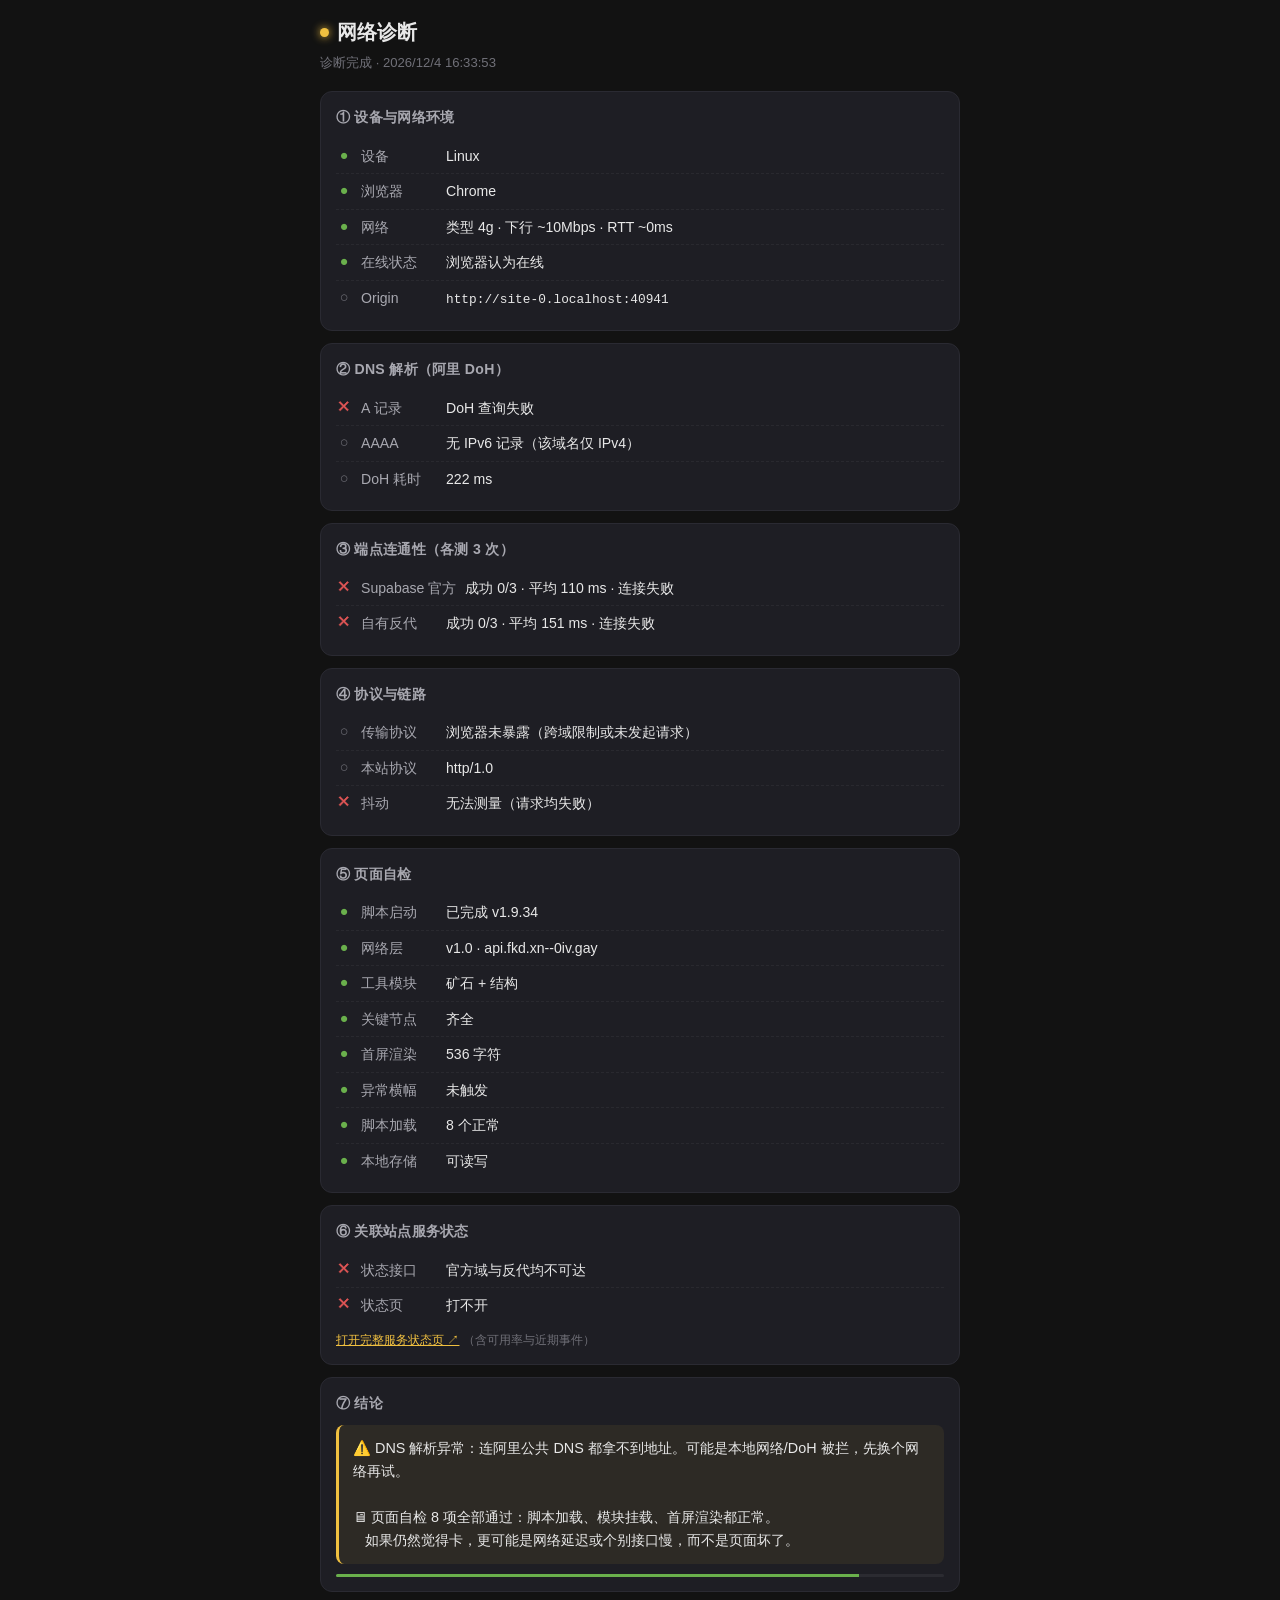
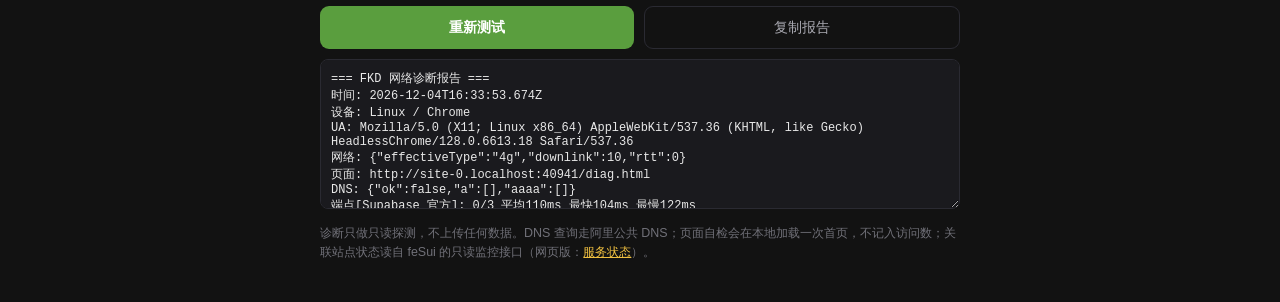
<file: diag.html>
<!DOCTYPE html>
<html lang="zh-CN">
<head>
<meta charset="UTF-8">
<meta name="viewport" content="width=device-width, initial-scale=1.0, viewport-fit=cover">
<title>网络诊断 · FKD方块殿</title>
<!--
  单文件、零外部依赖：Supabase 全挂 / CDN 抽风时也能打开。
  不引用 styles.css、不引用任何 CDN、不引入第三方脚本。
  只发两类请求：阿里 DoH（看 DNS）、fesui 的只读状态接口（看关联站点是否在线）。
-->
<style>
  :root{
    --bg:#121212; --bg2:#1a1a1e; --card:#1e1e24; --line:#2a2a32;
    --txt:#e8e8e8; --txt2:#a8a8b0; --muted:#707078;
    --green:#5a9e3e; --greenl:#6ab04c; --gold:#f0c040; --red:#e05555; --amber:#e0a040;
  }
  *{box-sizing:border-box;-webkit-tap-highlight-color:transparent}
  body{
    margin:0;padding:16px 14px 40px;background:var(--bg);color:var(--txt);
    font-family:-apple-system,BlinkMacSystemFont,"PingFang SC","Microsoft YaHei",sans-serif;
    font-size:15px;line-height:1.6;-webkit-text-size-adjust:100%;
  }
  .wrap{max-width:640px;margin:0 auto}
  h1{font-size:1.25rem;margin:0 0 4px;display:flex;align-items:center;gap:8px}
  h1 .dot{width:9px;height:9px;border-radius:50%;background:var(--gold);box-shadow:0 0 8px var(--gold)}
  .sub{color:var(--muted);font-size:.82rem;margin-bottom:18px}
  .card{background:var(--card);border:1px solid var(--line);border-radius:12px;padding:14px 15px;margin-bottom:12px}
  .card h2{font-size:.88rem;margin:0 0 10px;color:var(--txt2);font-weight:600;letter-spacing:.02em}
  .row{display:flex;align-items:flex-start;gap:9px;padding:6px 0;border-bottom:1px dashed rgba(255,255,255,.05);font-size:.88rem}
  .row:last-child{border-bottom:0}
  .row .k{flex:0 0 auto;color:var(--txt2);min-width:76px}
  .row .v{flex:1;min-width:0;word-break:break-word;font-variant-numeric:tabular-nums}
  .ic{flex:0 0 auto;width:16px;text-align:center;font-size:.9rem;line-height:1.5}
  .ok{color:var(--greenl)} .bad{color:var(--red)} .warn{color:var(--amber)} .dim{color:var(--muted)}
  .mono{font-family:ui-monospace,SFMono-Regular,Menlo,Consolas,monospace;font-size:.8rem}
  #verdict{border-left:3px solid var(--gold);background:rgba(240,192,64,.07);padding:12px 14px;border-radius:8px;font-size:.9rem;white-space:pre-wrap}
  .btn{
    display:inline-flex;align-items:center;justify-content:center;gap:6px;
    background:var(--green);color:#fff;border:0;border-radius:9px;
    padding:11px 18px;font-size:.9rem;font-weight:600;cursor:pointer;width:100%;
    -webkit-appearance:none;
  }
  .btn:active{transform:translateY(1px)}
  .btn.ghost{background:transparent;border:1px solid var(--line);color:var(--txt2);font-weight:500}
  .btns{display:flex;gap:10px;margin-top:14px}
  .bar{height:3px;background:rgba(255,255,255,.06);border-radius:2px;overflow:hidden;margin-top:10px}
  .bar i{display:block;height:100%;width:0;background:var(--greenl);transition:width .3s}
  .spin{display:inline-block;width:12px;height:12px;border:2px solid rgba(255,255,255,.2);border-top-color:var(--greenl);border-radius:50%;animation:s .7s linear infinite;vertical-align:-2px}
  @keyframes s{to{transform:rotate(360deg)}}
  .hint{color:var(--muted);font-size:.78rem;margin-top:8px;line-height:1.55}
  textarea{
    width:100%;background:var(--bg2);color:var(--txt);border:1px solid var(--line);
    border-radius:8px;padding:10px;font-size:.75rem;font-family:ui-monospace,Menlo,monospace;
    resize:vertical;min-height:150px;margin-top:10px;
  }
  .totop{position:fixed;right:14px;bottom:18px;background:var(--card);border:1px solid var(--line);
    color:var(--txt2);border-radius:50%;width:40px;height:40px;font-size:1rem;cursor:pointer}
</style>
</head>
<body>
<div class="wrap">
  <h1><span class="dot"></span>网络诊断</h1>
  <div class="sub" id="subline">正在检测网络链路与页面状态…</div>

  <div class="card" id="envCard">
    <h2>① 设备与网络环境</h2>
    <div id="envRows"><div class="row"><span class="ic"><span class="spin"></span></span><span class="v dim">检测中…</span></div></div>
  </div>

  <div class="card">
    <h2>② DNS 解析（阿里 DoH）</h2>
    <div id="dnsRows"><div class="row"><span class="ic"><span class="spin"></span></span><span class="v dim">等待…</span></div></div>
  </div>

  <div class="card">
    <h2>③ 端点连通性（各测 3 次）</h2>
    <div id="connRows"><div class="row"><span class="ic"><span class="spin"></span></span><span class="v dim">等待…</span></div></div>
  </div>

  <div class="card">
    <h2>④ 协议与链路</h2>
    <div id="protoRows"><div class="row"><span class="ic"><span class="spin"></span></span><span class="v dim">等待…</span></div></div>
  </div>

  <div class="card">
    <h2>⑤ 页面自检</h2>
    <div id="selfRows"><div class="row"><span class="ic"><span class="spin"></span></span><span class="v dim">等待…</span></div></div>
  </div>

  <div class="card">
    <h2>⑥ 关联站点服务状态</h2>
    <div id="svcRows"><div class="row"><span class="ic"><span class="spin"></span></span><span class="v dim">等待…</span></div></div>
    <div class="hint">
      <a id="statusLink" href="https://fesui.xn--0iv.gay/status/" target="_blank" rel="noopener noreferrer" style="color:var(--gold)">打开完整服务状态页 ↗</a>
      <span class="dim">（含可用率与近期事件）</span>
    </div>
  </div>

  <div class="card">
    <h2>⑦ 结论</h2>
    <div id="verdict" class="dim">测试进行中…</div>
    <div class="bar"><i id="bar"></i></div>
  </div>

  <div class="btns">
    <button class="btn" id="againBtn">重新测试</button>
    <button class="btn ghost" id="copyBtn">复制报告</button>
  </div>
  <textarea id="report" readonly placeholder="报告会在这里生成"></textarea>
  <div class="hint" id="backHint" style="display:none">
    <a href="/" style="color:var(--gold)">← 返回站点</a>
  </div>
  <div class="hint">
    诊断只做只读探测，不上传任何数据。DNS 查询走阿里公共 DNS；页面自检会在本地加载一次首页，不记入访问数；关联站点状态读自 feSui 的只读监控接口（网页版：<a href="https://fesui.xn--0iv.gay/status/" target="_blank" rel="noopener noreferrer" style="color:var(--gold)">服务状态</a>）。
  </div>
</div>

<script>
(function () {
  'use strict';

  var SUPABASE = 'https://yowwyasttkywyqgseuqz.supabase.co';
  var ANON = 'sb_publishable_j4rpi2ejPTMGxo79uaaX3g_kQYrinS4';
  var PROBE = '/rest/v1/users?select=id&limit=1';
  var DOH = 'https://dns.alidns.com/resolve';

  // 关联站点（fesui）的服务状态页：页面本身 + 背后同一个 supabase 的只读监控接口。
  // 接口 CORS 全开且无需鉴权，直接读比让用户跳出去看更快；挂了就退化成只给链接。
  var STATUS_PAGE = 'https://fesui.xn--0iv.gay/status/';
  var STATUS_PATH = '/functions/v1/fs-status';
  var STATUS_ENDPOINTS = [SUPABASE, 'https://api.fkd.xn--0iv.gay'];

  var R = {};           // 结果收集
  var steps = 0, done = 0;
  var $ = function (id) { return document.getElementById(id); };

  // ---------- 小工具 ----------
  function row(icon, cls, key, val) {
    return '<div class="row"><span class="ic ' + cls + '">' + icon + '</span>' +
           '<span class="k">' + key + '</span><span class="v">' + val + '</span></div>';
  }
  function esc(s) {
    return String(s).replace(/[&<>"']/g, function (c) {
      return { '&': '&amp;', '<': '&lt;', '>': '&gt;', '"': '&quot;', "'": '&#39;' }[c];
    });
  }
  function tick() {
    done++; $('bar').style.width = Math.min(100, Math.round(done / steps * 100)) + '%';
  }
  function now() { return (window.performance && performance.now) ? performance.now() : Date.now(); }
  function fmt(ms) { return ms >= 1000 ? (ms / 1000).toFixed(2) + ' s' : Math.round(ms) + ' ms'; }

  // 带超时的 fetch，返回 {ok,ms,status,err,timeout}
  function probe(url, ms, opts) {
    var ctl = new AbortController();
    var to = setTimeout(function () { ctl.abort(); }, ms);
    var t0 = now();
    var o = { method: 'GET', signal: ctl.signal, cache: 'no-store', mode: 'cors' };
    if (opts) { for (var k in opts) { if (Object.prototype.hasOwnProperty.call(opts, k)) o[k] = opts[k]; } }
    return fetch(url, o).then(function (res) {
      clearTimeout(to);
      return { ok: true, ms: now() - t0, status: res.status };
    }).catch(function (e) {
      clearTimeout(to);
      var ms2 = now() - t0;
      var aborted = (e && (e.name === 'AbortError' || /abort/i.test(String(e))));
      return { ok: false, ms: ms2, status: 0, timeout: aborted, err: String((e && e.message) || e) };
    });
  }

  // ---------- ① 环境 ----------
  function detectPlatform(ua) {
    if (/iPad/i.test(ua) || (/Macintosh/.test(ua) && navigator.maxTouchPoints > 1)) return 'iPad (iPadOS)';
    if (/iPhone|iPod/i.test(ua)) return 'iPhone (iOS)';
    if (/Android/i.test(ua)) return 'Android';
    if (/Windows/i.test(ua)) return 'Windows';
    if (/Macintosh/i.test(ua)) return 'macOS';
    if (/Linux/i.test(ua)) return 'Linux';
    return '未知';
  }

  function stepEnv() {
    var ua = navigator.userAgent;
    var plat = detectPlatform(ua);
    var browser = /Edg\//.test(ua) ? 'Edge'
      : /CriOS/.test(ua) ? 'Chrome (iOS)'
      : /FxiOS/.test(ua) ? 'Firefox (iOS)'
      : /Chrome\//.test(ua) ? 'Chrome'
      : /Safari\//.test(ua) ? 'Safari'
      : '未知';

    var html = '';
    html += row('●', 'ok', '设备', esc(plat));
    html += row('●', 'ok', '浏览器', esc(browser));

    var c = navigator.connection || navigator.mozConnection || navigator.webkitConnection;
    if (c) {
      var net = [];
      if (c.effectiveType) net.push('类型 ' + c.effectiveType);
      if (c.downlink != null) net.push('下行 ~' + c.downlink + 'Mbps');
      if (c.rtt != null) net.push('RTT ~' + c.rtt + 'ms');
      html += row('●', net.length ? 'ok' : 'dim', '网络', esc(net.join(' · ') || '不可读'));
    } else {
      html += row('○', 'dim', '网络', '本浏览器不提供网络信息（iOS 常见）');
    }
    html += row(navigator.onLine ? '●' : '●', navigator.onLine ? 'ok' : 'bad',
                '在线状态', navigator.onLine ? '浏览器认为在线' : '浏览器认为已离线');
    html += row('○', 'dim', 'Origin', '<span class="mono">' + esc(location.origin) + '</span>');

    R.env = { platform: plat, browser: browser, ua: ua, online: navigator.onLine, net: c ? {
      effectiveType: c.effectiveType, downlink: c.downlink, rtt: c.rtt
    } : null };

    $('envRows').innerHTML = html;
    tick();
  }

  // ---------- ② DNS ----------
  function doh(name, type) {
    var url = DOH + '?name=' + encodeURIComponent(name) + '&type=' + type;
    return probe(url, 6000, { mode: 'cors', headers: { 'accept': 'application/dns-json' } })
      .then(function (r) {
        if (!r.ok || r.status !== 200) return { ok: false, ms: r.ms, timeout: r.timeout, ips: [] };
        return fetch(url, { headers: { 'accept': 'application/dns-json' }, cache: 'no-store' })
          .then(function (res) { return res.json(); })
          .then(function (j) {
            var ips = [];
            (j.Answer || []).forEach(function (a) {
              if (a.type === 1 || a.type === 28) ips.push(a.data);
            });
            return { ok: true, ms: r.ms, ips: ips, status: j.Status };
          }).catch(function () { return { ok: false, ms: r.ms, ips: [] }; });
      });
  }

  function isCloudflareIP(ip) {
    // 104.16.0.0/13 与 172.64.0.0/13 是 Cloudflare 常用段
    var p = ip.split('.').map(Number);
    if (p.length !== 4) return false;
    if (p[0] === 104 && p[1] >= 16 && p[1] <= 23) return true;
    if (p[0] === 172 && p[1] >= 64 && p[1] <= 71) return true;
    return false;
  }

  function stepDns() {
    var host = 'yowwyasttkywyqgseuqz.supabase.co';
    return Promise.all([doh(host, 'A'), doh(host, 'AAAA'), doh(host, 'CNAME')]).then(function (rs) {
      var a = rs[0], aaaa = rs[1], cname = rs[2];
      var html = '';

      if (!a.ok) {
        html += row('✕', 'bad', 'A 记录', a.timeout ? 'DoH 查询超时' : 'DoH 查询失败');
        R.dns = { ok: false, a: [], aaaa: [] };
      } else if (!a.ips.length) {
        html += row('✕', 'bad', 'A 记录', '解析成功但无 A 记录（异常）');
        R.dns = { ok: false, a: [], aaaa: aaaa.ips || [] };
      } else {
        var allCF = a.ips.every(isCloudflareIP);
        html += row('●', 'ok', 'A 记录', '<span class="mono">' + esc(a.ips.slice(0, 4).join(', ')) + '</span>');
        html += row(allCF ? '●' : '!', allCF ? 'ok' : 'warn', '归属判断',
          allCF ? 'Cloudflare 节点（正常）' : '非典型 Cloudflare 段（可能被改写）');
        R.dns = { ok: true, a: a.ips, aaaa: (aaaa.ips || []), cloudflare: allCF, ms: a.ms };
      }

      html += row(aaaa.ips && aaaa.ips.length ? '●' : '○', aaaa.ips && aaaa.ips.length ? 'ok' : 'dim',
        'AAAA', aaaa.ips && aaaa.ips.length
          ? '<span class="mono">' + esc(aaaa.ips.slice(0, 2).join(', ')) + '</span>'
          : '无 IPv6 记录（该域名仅 IPv4）');
      if (cname.ips && cname.ips.length) {
        html += row('○', 'dim', 'CNAME', '<span class="mono">' + esc(cname.ips.slice(0, 2).join(', ')) + '</span>');
      }
      html += row('○', 'dim', 'DoH 耗时', fmt(a.ms));

      $('dnsRows').innerHTML = html;
      tick();
    });
  }

  // ---------- ③ 端点连通性 ----------
  function classify(r) {
    if (r.ok) return { cls: 'ok', txt: 'HTTP ' + r.status };
    if (r.timeout) return { cls: 'bad', txt: '超时（' + fmt(r.ms) + ' 无响应）' };
    return { cls: 'bad', txt: '连接失败' };
  }

  function testEndpoint(base, label) {
    var url = base + PROBE;
    var jobs = [];
    for (var i = 0; i < 3; i++) jobs.push(probe(url, 9000, { headers: { 'apikey': ANON } }));
    return Promise.all(jobs).then(function (rs) {
      var good = rs.filter(function (r) { return r.ok; });
      var times = rs.map(function (r) { return r.ms; });
      var avg = times.reduce(function (a, b) { return a + b; }, 0) / times.length;
      var res = {
        label: label, base: base, total: rs.length, ok: good.length,
        avg: avg, min: Math.min.apply(null, times), max: Math.max.apply(null, times),
        results: rs
      };
      var icon = good.length === rs.length ? '●' : (good.length ? '!' : '✕');
      var cls = good.length === rs.length ? 'ok' : (good.length ? 'warn' : 'bad');
      var html = row(icon, cls, esc(label),
        '成功 ' + good.length + '/' + rs.length +
        ' · 平均 ' + fmt(avg) + (good.length ? ' · 最快 ' + fmt(res.min) : '') +
        (good.length < rs.length && !good.length ? ' · ' + classify(rs[0]).txt : ''));
      return { html: html, res: res };
    });
  }

  function stepConn() {
    var PROXY = 'https://api.fkd.xn--0iv.gay';
    var EPs = [{ u: SUPABASE, n: 'Supabase 官方' }];
    // 自有反代：与站点首页同一套 net-guard 配置，用来判断「是官方域被干扰」还是「整条跨境链路都不行」
    EPs.push({ u: PROXY, n: '自有反代' });
    return Promise.all(EPs.map(function (e) { return testEndpoint(e.u, e.n); })).then(function (out) {
      var html = '', arr = [];
      out.forEach(function (o) { html += o.html; arr.push(o.res); });
      R.conn = arr;
      $('connRows').innerHTML = html;
      tick();
    });
  }

  // ---------- ④ 协议 ----------
  function stepProto() {
    var html = '';
    var entries = (window.performance && performance.getEntriesByType)
      ? performance.getEntriesByType('resource') : [];
    var hit = null;
    for (var i = 0; i < entries.length; i++) {
      if (entries[i].name && entries[i].name.indexOf('supabase.co') !== -1) hit = entries[i];
    }
    if (hit && hit.nextHopProtocol) {
      var p = hit.nextHopProtocol;
      var isH3 = p.indexOf('h3') === 0;
      html += row('●', 'ok', '传输协议', esc(p) + (isH3 ? '（QUIC / UDP）' : '（TCP）'));
      R.proto = p;
      if (isH3) {
        html += row('!', 'warn', '提示', '走的是 QUIC。国内 UDP 常被限速/丢弃，可尝试在浏览器设置中关闭 QUIC');
      }
    } else {
      html += row('○', 'dim', '传输协议', '浏览器未暴露（跨域限制或未发起请求）');
      R.proto = null;
    }

    var nav = (window.performance && performance.getEntriesByType)
      ? performance.getEntriesByType('navigation')[0] : null;
    if (nav && nav.nextHopProtocol) html += row('○', 'dim', '本站协议', esc(nav.nextHopProtocol));

    var sup = R.conn && R.conn[0];
    if (sup) {
      var spread = Math.round(sup.max - sup.min);
      html += row(sup.ok ? '●' : '✕', sup.ok ? ((spread > 2500) ? 'warn' : 'ok') : 'bad',
        '抖动',
        sup.ok ? (spread + ' ms 波动（' + Math.round(sup.min) + ' / ' + Math.round(sup.max) + ' ms）'
                  + (spread > 2500 ? ' · 波动很大' : ' · 相对稳定'))
               : '无法测量（请求均失败）');
      R.jitter = sup.ok ? spread : null;
    }
    $('protoRows').innerHTML = html;
    tick();
  }

  // ---------- ⑤ 结论 ----------
  function verdict() {
    var lines = [];
    var dns = R.dns || {};
    var conn = (R.conn && R.conn[0]) || null;
    var proxy = (R.conn && R.conn[1]) || null;

    // 页面自检优先：脚本没跑起来的话，后面所有操作都会「点了没反应」，
    // 这时候再谈网络延迟没有意义，得先把方向指对。
    var self = R.self || null;
    var boot = null;
    if (self && self.items) {
      for (var i = 0; i < self.items.length; i++) {
        if (self.items[i].k === '脚本启动') { boot = self.items[i]; break; }
      }
    }

    if (boot && !boot.ok) {
      lines.push('❌ 页面脚本没有跑完（app.js 未执行到最后）。');
      lines.push('   这类故障的表现是：页面看着是好的，但按钮点下去没反应、内容不刷新。');
      lines.push('   常见原因：浏览器缓存了旧版脚本、插件拦截、或某个 js 文件没加载成功。');
      lines.push('   → 先强制刷新一次（Ctrl/Cmd + Shift + R）；仍不行，把下面报告发给服主。');
      $('verdict').className = '';
      $('verdict').textContent = lines.join('\n');
      $('subline').textContent = '诊断完成 · ' + new Date().toLocaleString('zh-CN');
      buildReport(lines);
      return;
    }
    if (self && self.err) {
      lines.push('⚠️ 页面自检未能完成：' + self.err);
      lines.push('   （通常不影响判断，可忽略）');
      lines.push('');
    }

    if (!dns.ok) {
      lines.push('⚠️ DNS 解析异常：连阿里公共 DNS 都拿不到地址。可能是本地网络/DoH 被拦，先换个网络再试。');
    } else if (conn && conn.ok === 0 && proxy && proxy.ok > 0) {
      lines.push('⚠️ 官方域完全不通，但自有反代 ' + proxy.ok + '/' + proxy.total +
                 ' 正常（平均 ' + fmt(proxy.avg) + '）。');
      lines.push('   说明是 supabase.co 这个共享域名被针对性干扰，整条跨境链路本身是好的。');
      lines.push('   → 站点已配置自动切换，实际使用不受影响；只有反代也一起挂才需要换方案。');
    } else if (conn && conn.ok === 0) {
      lines.push('❌ 域名能解析（' + dns.a[0] + '），但官方域和反代一个请求都连不上。');
      lines.push('   这种情况通常是「整条跨境链路被限」，而不是单域名干扰。');
      lines.push('   → 换移动网络/宽带重试，或改用支持国内直连的中转方案。');
    } else if (conn && conn.ok < conn.total) {
      lines.push('⚠️ 时通时不通（' + conn.ok + '/' + conn.total + ' 成功），属于典型的跨境链路抖动。');
      lines.push('   → 多端点自动切换 + 缓存降级能明显改善体感。');
    } else if (conn && conn.ok === conn.total && conn.avg > 2500) {
      lines.push('🟡 全部能通，但平均 ' + fmt(conn.avg) + '，偏慢。');
      lines.push('   → 属延迟问题，非阻断；换区域或加边缘缓存收益更大。');
    } else if (conn && conn.ok === conn.total) {
      lines.push('✅ 当前网络下链路正常（平均 ' + fmt(conn.avg) + '）。');
      lines.push('   如果站点仍然卡，问题可能在页面渲染或个别接口，而非网络。');
    } else {
      lines.push('测试未完成，请点「重新测试」。');
    }

    if (dns.ok && (!dns.aaaa || !dns.aaaa.length)) {
      lines.push('');
      lines.push('ℹ️ 该域名没有 AAAA 记录，所以 IPv6 不是本次故障的原因（安卓不会因此卡住）。');
    }
    if (R.proto && R.proto.indexOf('h3') === 0) {
      lines.push('');
      lines.push('ℹ️ 当前走 QUIC。若反复超时，可试关闭浏览器 QUIC（Chrome: chrome://flags/#enable-quic）再对比。');
    }
    if (R.conn && R.conn.length > 1) {
      var a = R.conn[0], b = R.conn[1];
      if (a.ok === 0 && b.ok > 0) {
        lines.push('');
        lines.push('💡 对比结果很关键：官方域不通、自有反代能通 → 站点会自动切换，实际使用不受影响。');
      }
    }

    // 自检全绿的兜底说明：帮用户把「网络问题」和「页面问题」分开
    if (self && self.items && self.items.length) {
      var bad = self.items.filter(function (it) { return !it.ok; });
      if (bad.length === 0) {
        lines.push('');
        lines.push('🖥 页面自检 ' + self.items.length + ' 项全部通过：脚本加载、模块挂载、首屏渲染都正常。');
        lines.push('   如果仍然觉得卡，更可能是网络延迟或个别接口慢，而不是页面坏了。');
      }
    }

    // 关联站点（fesui）状态：一句话带过，明细在上面的卡片和报告里
    var st = R.status || null;
    if (st && st.apiOk && st.summary) {
      var ss = st.summary;
      var sTotal = ss.total || (st.services || []).length;
      lines.push('');
      if (ss.issues > 0) {
        lines.push('📡 关联站点（fesui）有 ' + ss.issues + ' 项服务异常，明细见上。');
        lines.push('   → ' + STATUS_PAGE);
      } else {
        lines.push('📡 关联站点（fesui）' + sTotal + ' 项服务无异常' +
          (ss.likely ? '，其中 ' + ss.likely + ' 项监控探针判离线、但服务在网络层有响应，按大概率正常计' : '') + '。');
      }
    } else if (st && st.pageOk) {
      lines.push('');
      lines.push('📡 状态接口暂时读不到，但状态页本身能打开：' + STATUS_PAGE);
    }

    $('verdict').className = '';
    $('verdict').textContent = lines.join('\n');
    $('subline').textContent = '诊断完成 · ' + new Date().toLocaleString('zh-CN');
    buildReport(lines);
  }

  function buildReport(lines) {
    var L = [];
    L.push('=== FKD 网络诊断报告 ===');
    L.push('时间: ' + new Date().toISOString());
    if (R.env) {
      L.push('设备: ' + R.env.platform + ' / ' + R.env.browser);
      L.push('UA: ' + R.env.ua);
      if (R.env.net) L.push('网络: ' + JSON.stringify(R.env.net));
    }
    L.push('页面: ' + location.href);
    if (R.dns) L.push('DNS: ' + JSON.stringify(R.dns));
    if (R.conn) {
      R.conn.forEach(function (c) {
        L.push('端点[' + c.label + ']: ' + c.ok + '/' + c.total +
          ' 平均' + Math.round(c.avg) + 'ms 最快' + Math.round(c.min) + 'ms 最慢' + Math.round(c.max) + 'ms');
      });
    }
    L.push('协议: ' + (R.proto || '未知'));
    if (R.self) {
      L.push('');
      L.push('页面自检:');
      if (R.self.err) L.push('  ! 未完成: ' + R.self.err);
      (R.self.items || []).forEach(function (it) {
        L.push('  ' + (it.ok ? '[OK] ' : '[!!] ') + it.k + ': ' + it.v);
      });
    }
    if (R.status) {
      L.push('');
      L.push('关联站点状态:');
      if (R.status.apiOk) {
        var ss = R.status.summary || {};
        L.push('  总览: ' + (ss.total || R.status.services.length) + ' 项 · 在线 ' + (ss.up || 0) +
          (ss.likely ? ' · 大概率正常 ' + ss.likely : '') +
          (ss.issues ? ' · 异常 ' + ss.issues : '') +
          ' （来源 ' + R.status.via + '）');
        (R.status.services || []).forEach(function (s) {
          var okState = s.state === 'up';
          L.push('  ' + (okState ? '[OK]' : (s.state === 'down' ? '[!!]' : '[--]')) +
            ' ' + s.label + ': ' + (s.text || s.state || '未知') +
            (typeof s.uptime === 'number' && s.uptime > 0 ? ' 可用率' + s.uptime + '%' : '') +
            (typeof s.ms === 'number' ? ' 平均' + Math.round(s.ms) + 'ms' : ''));
        });
      } else {
        L.push('  ! 状态接口不可达: ' + R.status.err);
      }
      L.push('  状态页: ' + (R.status.pageOk ? '可打开 ' + Math.round(R.status.pageMs) + 'ms' : '打不开'));
      L.push('  链接: ' + STATUS_PAGE);
    }
    L.push('');
    L.push('结论:');
    L.push(lines.join('\n'));
    var txt = L.join('\n');
    $('report').value = txt;
    R.report = txt;
  }

  // ---------- ⑤ 页面自检 ----------
  // 目的：区分「网络不通」和「页面脚本没跑起来」。
  // 后者最坑——页面看着完整，但所有按钮都不响应，用户只会说「点了没反应」。
  // 做法：同源 iframe 拉一次首页，等它跑完再读运行状态。跨域会失败，这里同源所以能读。
  function stepSelfCheck() {
    return new Promise(function (resolve) {
      var box = $('selfRows');
      box.innerHTML = row('○', 'dim', '', '正在加载首页…');

      var fr = document.createElement('iframe');
      fr.setAttribute('aria-hidden', 'true');
      fr.setAttribute('tabindex', '-1');
      fr.style.cssText = 'position:fixed;left:-9999px;top:0;width:1px;height:1px;border:0;opacity:0';
      var settled = false, t0 = now();

      function finish(items, err) {
        if (settled) return;
        settled = true;
        try { if (fr.parentNode) fr.parentNode.removeChild(fr); } catch (e) {}
        R.self = { items: items || [], err: err || null, ms: now() - t0 };
        var html = '';
        (items || []).forEach(function (it) {
          html += row(it.ok ? '●' : '✕', it.ok ? 'ok' : 'bad', esc(it.k), esc(it.v));
        });
        if (err) html += row('✕', 'bad', '自检', esc(err));
        box.innerHTML = html;
        resolve();
      }

      function collect() {
        var w, d;
        try { w = fr.contentWindow; d = fr.contentDocument; } catch (e) { return finish(null, '无法读取首页（跨域限制）'); }
        if (!w || !d) return finish(null, '无法读取首页');

        var out = [];
        function add(k, ok, v) { out.push({ k: k, ok: !!ok, v: v }); }

        // 1) 启动标记：app.js 是否跑到末尾（最关键的一项）
        var boot = w.FKD_BOOT_OK;
        add('脚本启动', !!boot, boot ? '已完成 v' + boot : '未完成（app.js 可能中途报错）');

        // 2) 网络韧性层
        var net = w.FKD_NET;
        var netV = net && net.version ? net.version : '';
        add('网络层', !!netV, netV ? 'v' + netV + ' · ' + String(net.active() || '-').replace(/^https?:\/\//, '') : '未加载');

        // 3) 工具模块
        var ore = !!w.FKDBedrockOre, st = !!w.FKDStructureFinder;
        add('工具模块', ore && st, [ore ? '矿石' : '', st ? '结构' : ''].filter(Boolean).join(' + ') || '未加载');

        // 4) 关键节点
        var need = ['app', 'errorToast', 'view-home'];
        var miss = need.filter(function (id) { return !d.getElementById(id); });
        add('关键节点', miss.length === 0, miss.length ? '缺少 ' + miss.join(', ') : '齐全');

        // 5) 首屏是否真的渲染出内容
        var txt = ((d.body && d.body.innerText) || '').trim().length;
        add('首屏渲染', txt > 200, txt + ' 字符');

        // 6) 是否有脚本异常横幅（只在真出错时出现）
        var fatal = d.getElementById('fkdFatalBar');
        add('异常横幅', !fatal, fatal ? '检测到脚本异常' : (boot ? '未触发' : '脚本未运行，未挂载'));

        // 7) 脚本资源是否都加载成功（区分「没下载下来」和「下载了但跑挂了」）
        try {
          var ent = w.performance.getEntriesByType('resource').filter(function (e) {
            return /\.js(\?|$)/.test(e.name.split('?')[0]);
          });
          var bad = ent.filter(function (e) { return e.duration === 0 && e.transferSize === 0; });
          add('脚本加载', bad.length === 0, bad.length ? bad.length + ' / ' + ent.length + ' 个未取到' : ent.length + ' 个正常');
        } catch (e) {}

        // 8) 本地存储
        var ls = false;
        try { w.localStorage.setItem('__fkd_probe', '1'); w.localStorage.removeItem('__fkd_probe'); ls = true; } catch (e) {}
        add('本地存储', ls, ls ? '可读写' : '被禁用（无痕模式？）');

        finish(out, null);
      }

      fr.onload = function () {
        // 轮询启动标记：一出现就立即读，通常 1 秒内出结果；
        // 4 秒还没出现就读一次现状（这时多半是真有问题，正好把它记录下来）
        var waited = 0;
        (function poll() {
          var w;
          try { w = fr.contentWindow; } catch (e) { return collect(); }
          if (w && w.FKD_BOOT_OK) return collect();
          waited += 200;
          if (waited >= 4000) return collect();
          setTimeout(poll, 200);
        })();
      };
      fr.onerror = function () { finish(null, '首页加载失败（iframe onerror）'); };
      document.body.appendChild(fr);
      fr.src = './?selfcheck=1&_=' + Date.now();
      setTimeout(function () { finish(null, '自检超时（12 秒内未完成）'); }, 12000);
    });
  }

  // ---------- ⑥ 关联站点服务状态 ----------
  // fesui 的状态页用的是同一个 supabase 的只读监控接口，CORS 全开、无需鉴权，
  // 所以这里能直接把「主站 / FKD / QQ bot 在线吗」读出来，不用让用户跳站去查。
  // 接口挂了就退化成一行失败提示 —— 链接始终在卡片底部，能点就能自己去看。
  function getJson(url, ms, headers) {
    var ctl = new AbortController();
    var to = setTimeout(function () { ctl.abort(); }, ms);
    var t0 = now();
    return fetch(url, {
      method: 'GET', headers: headers || {}, signal: ctl.signal,
      cache: 'no-store', mode: 'cors'
    }).then(function (res) {
      return res.text().then(function (t) {
        var j = null;
        try { j = JSON.parse(t); } catch (e) {}
        return { ok: res.ok, status: res.status, json: j, ms: now() - t0 };
      });
    }).catch(function (e) {
      var aborted = (e && (e.name === 'AbortError' || /abort/i.test(String(e))));
      return { ok: false, status: 0, timeout: aborted, ms: now() - t0,
               err: String((e && e.message) || e) };
    }).then(function (v) { clearTimeout(to); return v; });
  }

  function stepStatus() {
    return new Promise(function (resolve) {
      var box = $('svcRows');
      box.innerHTML = row('○', 'dim', '', '正在获取服务状态…');

      // 官方域失败就换反代，两条路任意一条通就行
      function apiAt(i) {
        if (i >= STATUS_ENDPOINTS.length) {
          return Promise.resolve({ ok: false, err: '官方域与反代均不可达' });
        }
        return getJson(STATUS_ENDPOINTS[i] + STATUS_PATH, 8000, { apikey: ANON }).then(function (r) {
          if (r.ok && r.json && r.json.ok === true) { r.via = STATUS_ENDPOINTS[i]; return r; }
          return apiAt(i + 1);
        });
      }

      // 状态页本身能不能打开：跨域读不到内容，但连不上会直接 reject，判断足够了
      var pageP = probe(STATUS_PAGE, 8000, { mode: 'no-cors', cache: 'no-store' });

      Promise.all([apiAt(0), pageP]).then(function (arr) {
        var api = arr[0], pg = arr[1];
        var html = '';

        if (api.ok) {
          var j = api.json, sum = j.summary || {}, svcs = j.services || [];
          var total = (typeof sum.total === 'number') ? sum.total : svcs.length;
          var upN = sum.up || 0, likeN = sum.likely || 0, issueN = sum.issues || 0;

          var sumTxt = total + ' 项 · ' + upN + ' 在线';
          if (likeN) sumTxt += ' · ' + likeN + ' 大概率正常';
          if (issueN) sumTxt += ' · ' + issueN + ' 异常';
          html += row(issueN ? '!' : '●', issueN ? 'warn' : 'ok', '总览', esc(sumTxt));

          svcs.forEach(function (s) {
            // state 取值：up / likely_ok / down / paused / pending
            // likely_ok = 探针判离线但错误码是 405（健康检查端点不收 GET），网络层其实有响应
            var st = String(s.state || '');
            var isUp = st === 'up';
            var isLikely = st === 'likely_ok' || st === 'likely';
            var isDown = st === 'down' || st === 'offline';
            var cls = isUp ? 'ok' : (isLikely ? 'warn' : (isDown ? 'bad' : 'dim'));
            var ic = isUp ? '●' : (isLikely ? '◐' : (isDown ? '✕' : '○'));

            var bits = [String(s.status_text || st || '未知')];
            if (isLikely && s.probe_status_text && s.probe_status_text !== s.status_text) {
              bits.push('探针' + s.probe_status_text);
            }
            // 可用率 0 表示还没有样本，不是「0% 可用」，那就干脆不显示数字
            if (typeof s.uptime_all === 'number' && s.uptime_all > 0) bits.push(s.uptime_all + '%');
            // 只有在线服务才报响应时间；异常时这个数字没有参考价值，还会把窄屏挤折行
            if (isUp && typeof s.avg_ms === 'number') bits.push(Math.round(s.avg_ms) + 'ms');
            html += row(ic, cls, esc(String(s.label || s.key || '服务')), esc(bits.join(' · ')));
          });

          // 窄屏放不下完整时间，只留「月-日 时:分」
          var when = String(j.generated_at || '').replace('T', ' ').slice(5, 16);
          html += row('·', 'dim', '数据来源',
            esc((api.via === SUPABASE ? '官方域' : '反代') + (when ? ' · ' + when : '') +
                (j.partial ? ' · 部分缺失' : '')));
        } else {
          html += row('✕', 'bad', '状态接口', esc(api.timeout ? '请求超时' : (api.err || '不可达')));
        }

        html += row(pg.ok ? '●' : '✕', pg.ok ? 'ok' : 'bad', '状态页',
          pg.ok ? '可打开 · ' + fmt(pg.ms) : (pg.timeout ? '打不开 · 超时' : '打不开'));

        box.innerHTML = html;

        R.status = {
          apiOk: !!api.ok,
          pageOk: !!pg.ok,
          pageMs: pg.ok ? pg.ms : 0,
          via: api.ok ? (api.via === SUPABASE ? '官方域' : '反代') : '',
          summary: api.ok ? (api.json.summary || null) : null,
          services: api.ok ? (api.json.services || []).map(function (s) {
            return { label: s.label || s.key, state: s.state,
                     text: s.status_text, uptime: s.uptime_all, ms: s.avg_ms };
          }) : [],
          err: api.ok ? null : (api.timeout ? '请求超时' : (api.err || '不可达'))
        };
        tick();
        resolve();
      });
    });
  }

  // ---------- 主流程 ----------
  function run() {
    $('report').value = '';
    R = {}; done = 0; steps = 7;
    $('bar').style.width = '0%';
    $('verdict').className = 'dim';
    $('verdict').textContent = '测试进行中…';
    $('subline').textContent = '正在检测网络链路与页面状态…';
    $('dnsRows').innerHTML = row('○', 'dim', '', '等待…');
    $('connRows').innerHTML = row('○', 'dim', '', '等待…');
    $('protoRows').innerHTML = row('○', 'dim', '', '等待…');
    $('selfRows').innerHTML = row('○', 'dim', '', '等待…');
    $('svcRows').innerHTML = row('○', 'dim', '', '等待…');

    stepEnv();
    stepDns()
      .then(stepConn)
      .then(stepProto)
      .then(stepSelfCheck)
      .then(stepStatus)
      .then(function () { tick(); verdict(); })
      .catch(function (e) {
        $('verdict').className = 'bad';
        $('verdict').textContent = '诊断过程出错：' + e;
      });
  }

  $('againBtn').onclick = run;
  $('copyBtn').onclick = function () {
    var t = R.report || $('report').value;
    if (!t) return;
    var ok = false;
    try {
      if (navigator.clipboard && navigator.clipboard.writeText) {
        navigator.clipboard.writeText(t); ok = true;
      }
    } catch (e) {}
    if (!ok) {
      var ta = $('report'); ta.removeAttribute('readonly'); ta.select();
      try { document.execCommand('copy'); ok = true; } catch (e) {}
      ta.setAttribute('readonly', 'readonly');
    }
    $('copyBtn').textContent = ok ? '已复制 ✓' : '请手动长按选择';
    setTimeout(function () { $('copyBtn').textContent = '复制报告'; }, 1800);
  };

  // 从 net-guard 自动跳转过来时，给出返回入口并自动开跑
  if (/[?&]auto=1/.test(location.search)) {
    $('backHint').style.display = 'block';
    $('subline').textContent = '检测到连接异常，正在自动诊断…';
  }
  run();
})();
</script>
</body>
</html>
</file>
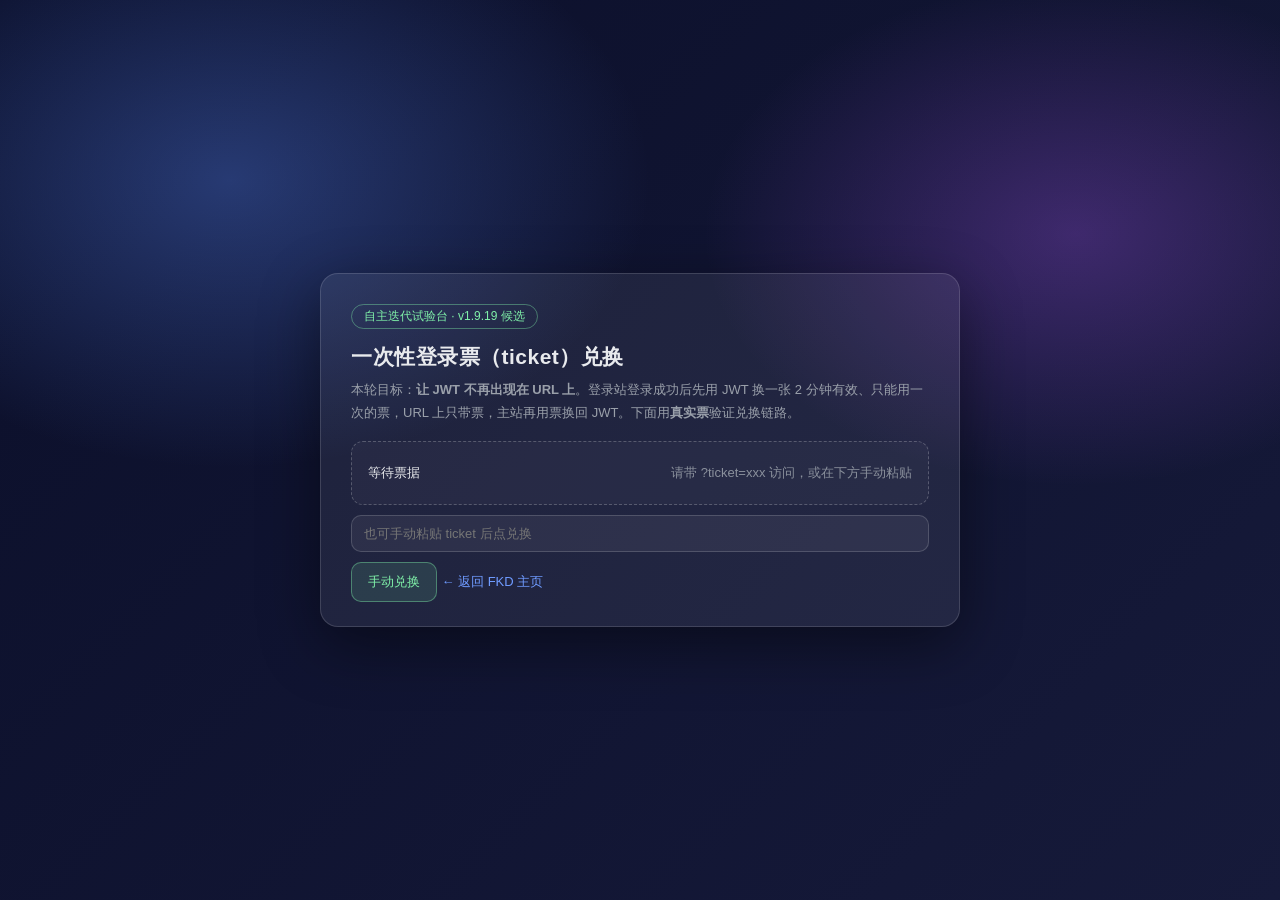
<file: lab.html>
<!DOCTYPE html>
<html lang="zh-CN">
<head>
<meta charset="UTF-8" />
<meta name="viewport" content="width=device-width, initial-scale=1.0" />
<title>FKD · lab 迭代试验台</title>
<meta name="referrer" content="no-referrer" />
<style>
  *{box-sizing:border-box;margin:0;padding:0}
  body{min-height:100vh;display:flex;align-items:center;justify-content:center;padding:24px;color:#e8eaed;
    background:radial-gradient(700px 480px at 18% 20%,#5b8cff55,transparent 60%),radial-gradient(620px 420px at 84% 26%,#b15bff48,transparent 60%),linear-gradient(135deg,#0b0f2a,#161a3a);
    font-family:-apple-system,BlinkMacSystemFont,"Segoe UI","PingFang SC","Microsoft YaHei",sans-serif}
  .card{width:100%;max-width:640px;background:rgba(255,255,255,.07);border:1px solid rgba(255,255,255,.14);border-radius:18px;padding:30px 30px 24px;box-shadow:0 18px 60px rgba(0,0,0,.45)}
  .tag{display:inline-block;font-size:12px;color:#7ff0a8;border:1px solid rgba(127,240,168,.4);border-radius:999px;padding:3px 12px;margin-bottom:14px}
  h1{font-size:21px;margin-bottom:8px;letter-spacing:.5px}
  p{color:#9aa0aa;font-size:13px;line-height:1.75;margin:8px 0}
  code{background:rgba(255,255,255,.08);border-radius:6px;padding:1px 7px;color:#cfe0ff;font-size:12px;word-break:break-all}
  #lab{margin-top:16px;border:1px dashed rgba(255,255,255,.22);border-radius:12px;padding:16px;background:rgba(255,255,255,.03);font-size:13px}
  .row{display:flex;justify-content:space-between;gap:10px;padding:6px 0;border-bottom:1px dashed rgba(255,255,255,.1)}
  .row:last-child{border-bottom:none}
  .ok{color:#7ff0a8}.bad{color:#ff8a8a}.run{color:#8a909c}
  input{width:100%;margin-top:10px;padding:10px 12px;border-radius:10px;border:1px solid rgba(255,255,255,.16);background:rgba(255,255,255,.06);color:#e8eaed;font-size:13px}
  button{margin-top:10px;padding:10px 16px;border-radius:10px;border:1px solid rgba(127,240,168,.4);background:rgba(127,240,168,.12);color:#7ff0a8;font-size:13px;cursor:pointer}
  a.back{display:inline-block;margin-top:16px;color:#6f9bff;text-decoration:none;font-size:13px}
</style>
</head>
<body>
<main class="card">
  <span class="tag">自主迭代试验台 · v1.9.19 候选</span>
  <h1>一次性登录票（ticket）兑换</h1>
  <p>本轮目标：<strong>让 JWT 不再出现在 URL 上</strong>。登录站登录成功后先用 JWT 换一张 2 分钟有效、只能用一次的票，URL 上只带票，主站再用票换回 JWT。下面用<strong>真实票</strong>验证兑换链路。</p>
  <div id="lab"><span class="run">检测中…</span></div>
  <input id="tk" placeholder="也可手动粘贴 ticket 后点兑换" />
  <button id="go">手动兑换</button>
  <a class="back" href="/">← 返回 FKD 主页</a>
</main>
<script>
  const SUPABASE_URL = 'https://yowwyasttkywyqgseuqz.supabase.co';
  const ANON_KEY = 'sb_publishable_j4rpi2ejPTMGxo79uaaX3g_kQYrinS4';
  const AUTH_TOKEN_KEY = 'fkd_auth_token';
  const box = document.getElementById('lab');
  function row(name, state, detail) {
    const d = document.createElement('div'); d.className = 'row';
    const cls = state === 'ok' ? 'ok' : (state === 'bad' ? 'bad' : 'run');
    d.innerHTML = '<span>' + name + '</span><span class="' + cls + '">' + detail + '</span>';
    box.appendChild(d);
  }

  // ===== 与主站 app.js 待同步的兑换逻辑一致 =====
  function cleanUrl() {
    try {
      const p = new URLSearchParams(location.search);
      p.delete('ticket'); p.delete('token');
      history.replaceState(null, '', location.pathname + (p.toString() ? '?' + p.toString() : '') + location.hash);
    } catch (e) {}
  }
  function redeem(ticket, cb) {
    fetch(SUPABASE_URL + '/functions/v1/auth-exchange', {
      method: 'POST',
      headers: { apikey: ANON_KEY, 'Content-Type': 'application/json' },
      body: JSON.stringify({ action: 'redeem', ticket: ticket })
    }).then(r => r.json()).then(d => cb(d)).catch(e => cb({ error: '网络失败' }));
  }

  (function captureLogin() {
    const params = new URLSearchParams(location.search);
    const ticket = params.get('ticket');
    const direct = params.get('token');
    box.innerHTML = '';
    if (direct) {
      try { localStorage.setItem(AUTH_TOKEN_KEY, direct); } catch (e) {}
      cleanUrl();
      row('兼容旧链路 ?token=', 'ok', '已落地并清除 URL 参数');
      return;
    }
    if (!ticket) { row('等待票据', 'run', '请带 ?ticket=xxx 访问，或在下方手动粘贴'); return; }
    row('① 收到票据', 'ok', ticket.slice(0, 8) + '…（长度 ' + ticket.length + '）');
    redeem(ticket, function (d) {
      cleanUrl();
      if (d && d.token) {
        try { localStorage.setItem(AUTH_TOKEN_KEY, d.token); } catch (e) {}
        row('② 兑换 JWT', 'ok', '成功，token 长度 ' + d.token.length);
        row('③ URL 已清除票据', location.search.indexOf('ticket') === -1 ? 'ok' : 'bad', location.search || '(已无查询串)');
        row('④ 已落地 localStorage', localStorage.getItem(AUTH_TOKEN_KEY) ? 'ok' : 'bad', 'fkd_auth_token 已写入');
        // 同一张票重放：必须失败（一次性）
        redeem(ticket, function (d2) {
          row('⑤ 同票重放', (!d2 || !d2.token) ? 'ok' : 'bad', (d2 && d2.error) ? ('已拒绝：' + d2.error) : '异常：竟然又拿到了 token');
        });
      } else {
        row('② 兑换 JWT', 'bad', (d && d.error) || '未返回 token');
      }
    });
  })();

  document.getElementById('go').onclick = function () {
    const v = document.getElementById('tk').value.trim();
    if (!v) return;
    box.innerHTML = '';
    redeem(v, function (d) {
      if (d && d.token) { try { localStorage.setItem(AUTH_TOKEN_KEY, d.token); } catch (e) {} row('手动兑换', 'ok', '成功，token 长度 ' + d.token.length); }
      else row('手动兑换', 'bad', (d && d.error) || '未返回 token');
    });
  };
</script>
</body>
</html>
</file>
<file: styles.css>
:root {
                                /* 保留原变量（兼容 JS/CSS 引用） */
                                --bg-primary: #121212;
                                --bg-secondary: #1a1a1e;
                                --bg-card: #1e1e24;
                                --bg-card-hover: #24242c;
                                --bg-accent: rgba(90, 158, 62, 0.12);
                                --bg-gold: rgba(240, 192, 64, 0.1);
                                --text-primary: #e8e8e8;
                                --text-secondary: #a8a8b0;
                                --text-muted: #707078;
                                --accent-green: #5a9e3e;
                                --accent-green-light: #6ab04c;
                                --accent-gold: #f0c040;
                                --border-color: #2a2a32;
                                --border-light: #33333c;
                                --shadow: 0 4px 24px rgba(0, 0, 0, 0.4);
                                --shadow-hover: 0 8px 36px rgba(0, 0, 0, 0.55);
                                --radius: 10px;
                                --radius-sm: 6px;
                                --badge-bg: #2a2a32;
                                --bg-main: #16161b;

                                /* ===== Minecraft 调色板 ===== */
                                --mc-grass: #6ab04c;
                                --mc-grass-dark: #4f8f38;
                                --mc-dirt: #8b6b4a;
                                --mc-stone: #9aa0a6;
                                --mc-cobble: #7f7f7f;
                                --mc-diamond: #3ad0e0;
                                --mc-gold: #f0c040;
                                --mc-redstone: #d0453b;
                                --mc-lapis: #3a5bdc;
                                --mc-obsidian: #1b1b2a;
                                --mc-edge: #0d0d0d;
                                --mc-edge-light: rgba(255, 255, 255, 0.14);
                                --mc-pixel-font: 'Press Start 2P', 'Courier New', monospace;
                                --mc-title-font: 'ZCOOL KuaiLe', 'PingFang SC', 'Microsoft YaHei', sans-serif;
                        }
                        [data-theme="light"] {
                                --bg-primary: #e9ece4;
                                --bg-secondary: #dfe3d6;
                                --bg-card: #ffffff;
                                --bg-card-hover: #f4f6ee;
                                --bg-accent: rgba(74, 140, 42, 0.1);
                                --bg-gold: rgba(212, 160, 32, 0.12);
                                --text-primary: #1a1a1a;
                                --text-secondary: #555560;
                                --text-muted: #909098;
                                --accent-green: #4a8c2a;
                                --accent-green-light: #5a9e3e;
                                --accent-gold: #c8960f;
                                --border-color: #c9cabb;
                                --border-light: #b8bcaa;
                                --shadow: 0 4px 20px rgba(0, 0, 0, 0.12);
                                --shadow-hover: 0 8px 32px rgba(0, 0, 0, 0.2);
                                --badge-bg: #e8e8e0;
                                --bg-main: #eef1e8;
                        }
                        * { margin: 0; padding: 0; box-sizing: border-box; }
                        html { scroll-behavior: smooth; }
                        body {
                                font-family: -apple-system, BlinkMacSystemFont, 'Segoe UI', 'PingFang SC', 'Hiragino Sans GB', 'Microsoft YaHei', sans-serif;
                                background-color: var(--bg-primary);
                                /* Minecraft 像素网格纹理 */
                                background-image:
                                        linear-gradient(rgba(255, 255, 255, 0.025) 1px, transparent 1px),
                                        linear-gradient(90deg, rgba(255, 255, 255, 0.025) 1px, transparent 1px);
                                background-size: 16px 16px;
                                color: var(--text-primary);
                                line-height: 1.7;
                                transition: background-color 0.35s, color 0.35s;
                                min-height: 100vh;
                                overflow-x: hidden;
                        }
                        a { color: var(--accent-green-light); text-decoration: none; }
                        a:hover { color: var(--accent-gold); }

                        /* ===== 通用像素方块组件 ===== */
                        .mc-block {
                                border-radius: 0;
                                border: 3px solid var(--mc-edge);
                                box-shadow:
                                        0 -3px 0 0 var(--mc-edge-light) inset,
                                        4px 4px 0 0 rgba(0, 0, 0, 0.5);
                                background-color: var(--bg-card);
                        }
                        .mc-pixel-text {
                                font-family: var(--mc-pixel-font);
                                letter-spacing: 1px;
                        }

                        /* ===== 导航栏（像素方条 + 视图切换） ===== */
                        .navbar {
                                position: fixed; top: 0; left: 0; right: 0; z-index: 1000;
                                background-color: var(--bg-secondary);
                                border-bottom: 4px solid var(--mc-edge);
                                box-shadow: 0 4px 0 0 rgba(0, 0, 0, 0.45);
                                padding: 0 1.2rem; height: 60px;
                                display: flex; align-items: center; justify-content: flex-start;
                        }
                        .navbar.scrolled { box-shadow: 0 6px 0 0 rgba(0, 0, 0, 0.5); }
                        .navbar-brand { display: flex; align-items: center; gap: 0.6rem; font-weight: 700; font-size: 1.15rem; color: var(--text-primary); font-family: var(--mc-title-font); }
                        .brand-icon {
                                width: 34px; height: 34px; border-radius: 0;
                                border: 3px solid var(--mc-edge);
                                overflow: hidden; display: flex; align-items: center; justify-content: center;
                                box-shadow: 2px 2px 0 0 rgba(0, 0, 0, 0.5);
                        }
                        .brand-icon img { width: 100%; height: 100%; object-fit: cover; }
                        .brand-sub { font-size: 0.55rem; color: var(--text-muted); letter-spacing: 2px; font-family: var(--mc-pixel-font); }
                        .navbar-links { display: flex; gap: 0.35rem; list-style: none; align-items: center; margin-left: 1rem; margin-right: auto; }
                        .navbar-links a {
                                color: var(--text-secondary); font-size: 0.8rem; padding: 0.45rem 0.7rem;
                                border-radius: 0; transition: all 0.2s; font-weight: 600;
                                border: 2px solid transparent; cursor: pointer;
                                display: flex; align-items: center; gap: 0.3rem;
                        }
                        .navbar-links a:hover {
                                color: var(--text-primary); background: var(--bg-accent);
                                border-color: var(--accent-green);
                                box-shadow: 2px 2px 0 0 rgba(0, 0, 0, 0.4);
                        }
                        .navbar-links a.active {
                                color: #fff; background: var(--mc-grass-dark);
                                border-color: var(--mc-edge);
                                box-shadow: 2px 2px 0 0 rgba(0, 0, 0, 0.5);
                        }
                        /* 导航分组分隔（分类明确） */
                        .nav-sep {
                                width: 3px; height: 24px; background: var(--mc-edge);
                                box-shadow: 1px 0 0 0 rgba(255, 255, 255, 0.08);
                                list-style: none;
                        }
                        .theme-toggle {
                                width: 40px; height: 40px; border-radius: 0; margin-left: 0.7rem;
                                border: 3px solid var(--mc-edge); background: var(--bg-card);
                                cursor: pointer; font-size: 1.1rem; color: var(--text-secondary);
                                display: flex; align-items: center; justify-content: center;
                                box-shadow: 2px 2px 0 0 rgba(0, 0, 0, 0.5);
                                transition: all 0.2s;
                        }
                        .theme-toggle:hover { border-color: var(--accent-green); color: var(--accent-gold); transform: translate(-1px, -1px); box-shadow: 3px 3px 0 0 rgba(0, 0, 0, 0.6); }

                        /* ===== 视图容器（彻底告别单页长滚动） ===== */
                        #app { min-height: calc(100vh - 60px); }
                        .view { display: none; padding-top: 60px; padding-bottom: 2.5rem; }
                        .view.active { display: block; animation: viewFade 0.22s ease; }
                        @keyframes viewFade { from { opacity: 0; transform: translateY(10px); } to { opacity: 1; transform: none; } }

                        /* ===== 社区子标签（分类明确，互不堆叠） ===== */
                        .subtabs {
                                display: flex; gap: 0.5rem; margin-bottom: 1.6rem; flex-wrap: wrap;
                                border-bottom: 3px solid var(--mc-edge); padding-bottom: 0.8rem;
                        }
                        .subtab {
                                font-family: var(--mc-pixel-font); font-size: 0.58rem; letter-spacing: 1px;
                                padding: 0.55rem 0.95rem; border: 3px solid var(--mc-edge);
                                background: var(--bg-card); color: var(--text-secondary); cursor: pointer;
                                box-shadow: 3px 3px 0 0 rgba(0, 0, 0, 0.5);
                                transition: all 0.18s; text-transform: uppercase;
                        }
                        .subtab:hover { transform: translate(-2px, -2px); box-shadow: 5px 5px 0 0 rgba(0,0,0,0.6); border-color: var(--accent-green); }
                        .subtab.active { color: #fff; background: var(--mc-grass-dark); border-color: var(--mc-edge); }
                        .subpanel { display: none; }
                        .subpanel.active { display: block; animation: viewFade 0.2s ease; }

                        /* ===== 分类徽章 ===== */
                        .cat-badge {
                                display: inline-block;
                                font-family: var(--mc-pixel-font);
                                font-size: 0.6rem;
                                color: #fff;
                                background: var(--mc-grass-dark);
                                border: 3px solid var(--mc-edge);
                                box-shadow: 3px 3px 0 0 rgba(0, 0, 0, 0.5);
                                padding: 0.45rem 0.9rem;
                                margin-bottom: 1rem;
                                letter-spacing: 1px;
                        }
                        .cat-badge.trade { background: var(--mc-gold); color: #062b30; }
                        .cat-badge.tool { background: var(--mc-diamond); color: #062b30; }
                        .cat-badge.community { background: var(--mc-grass-dark); }
                        .cat-badge.home { background: var(--mc-lapis); }

                        /* ===== Hero（草地方块） ===== */
                        .hero {
                                padding: 40px 1.5rem 50px; text-align: center;
                                background:
                                        radial-gradient(ellipse at 50% 25%, rgba(106, 176, 76, 0.18) 0%, transparent 60%),
                                        linear-gradient(to bottom, var(--mc-grass) 0 12px, var(--mc-dirt) 12px 22px, transparent 22px);
                        }
                        .hero-logo {
                                width: 96px; height: 96px; margin: 0 auto 1.2rem;
                                border-radius: 0; border: 4px solid var(--mc-edge);
                                overflow: hidden;
                                box-shadow: 0 8px 0 0 rgba(0, 0, 0, 0.55), 0 -3px 0 0 var(--mc-edge-light) inset;
                                animation: float 4s ease-in-out infinite;
                        }
                        .hero-logo img { width: 100%; height: 100%; object-fit: cover; display: block; }
                        @keyframes float { 0%,100% { transform: translateY(0); } 50% { transform: translateY(-8px); } }
                        .hero-title { font-size: 2.6rem; font-weight: 800; letter-spacing: 2px; margin-bottom: 0.3rem; font-family: var(--mc-title-font); text-shadow: 3px 3px 0 rgba(0, 0, 0, 0.55); color: var(--mc-grass); }
                        .hero-subtitle { font-family: var(--mc-pixel-font); font-size: 0.8rem; color: var(--text-secondary); letter-spacing: 3px; text-transform: uppercase; margin-bottom: 1rem; }
                        .season-badge {
                                display: inline-flex; align-items: center; gap: 0.5rem;
                                background: var(--badge-bg); border: 3px solid var(--accent-gold);
                                border-radius: 0; padding: 0.4rem 1.2rem;
                                font-weight: 600; font-size: 0.85rem; color: var(--accent-gold);
                                margin-bottom: 0.8rem; animation: pulse 3s infinite;
                                box-shadow: 3px 3px 0 0 rgba(0, 0, 0, 0.5);
                        }
                        @keyframes pulse { 0%,100% { box-shadow: 0 0 0 0 rgba(240,192,64,0.25), 3px 3px 0 0 rgba(0,0,0,0.5); } 50% { box-shadow: 0 0 14px 0 rgba(240,192,64,0.5), 3px 3px 0 0 rgba(0,0,0,0.5); } }
                        .season-badge .dot { width: 8px; height: 8px; background: var(--accent-gold); box-shadow: 0 0 0 2px var(--mc-edge); animation: blink 1.8s infinite; }
                        @keyframes blink { 0%,100% { opacity: 1; } 50% { opacity: 0.3; } }
                        .hero-desc { color: var(--text-secondary); max-width: 560px; margin: 0 auto 1.5rem; }
                        .hero-owner { color: var(--text-muted); font-size: 0.85rem; }
                        .hero-owner strong { color: var(--accent-gold); }

                        /* ===== 一键进服 CTA（hero 主按钮） ===== */
                        .hero-cta-row { margin-top: 1.2rem; display: flex; align-items: center; justify-content: center; gap: .9rem; flex-wrap: wrap; }
                        .join-btn {
                                display: inline-flex; align-items: center; gap: .55rem;
                                background: linear-gradient(180deg, #ffd85e, var(--accent-gold));
                                color: #1b1b1b;
                                border: 3px solid var(--mc-edge);
                                padding: .72rem 1.8rem;
                                font-family: var(--mc-title-font); font-size: 1.08rem; font-weight: 800; letter-spacing: 1px;
                                cursor: pointer;
                                box-shadow: 5px 5px 0 0 rgba(0, 0, 0, 0.6);
                                transition: transform .12s ease, box-shadow .12s ease, filter .12s ease;
                        }
                        .join-btn:hover { transform: translate(-2px, -2px); box-shadow: 7px 7px 0 0 rgba(0, 0, 0, 0.6); filter: brightness(1.08); }
                        .join-btn:active { transform: translate(3px, 3px); box-shadow: 1px 1px 0 0 rgba(0, 0, 0, 0.6); }
                        .join-btn .ui-ic { width: 1.2em; height: 1.2em; }
                        .join-tip { font-size: .76rem; color: var(--text-muted); }

                        .container { max-width: 1100px; margin: 0 auto; padding: 0 1.5rem; }
                        .section { padding: 40px 0; }
                        .section-header { text-align: center; margin-bottom: 2rem; }
                        .section-title { font-size: 1.9rem; font-weight: 700; letter-spacing: 2px; font-family: var(--mc-title-font); }
                        .section-title .highlight { color: var(--accent-green-light); }
                        .section-divider {
                                width: 64px; height: 6px; margin: 0.8rem auto;
                                background:
                                        repeating-linear-gradient(90deg, var(--accent-green) 0 8px, var(--mc-dirt) 8px 16px);
                                border: 2px solid var(--mc-edge);
                        }

                        /* ===== 首页：信息卡片 + 快捷入口 ===== */
                        .info-grid { display: grid; grid-template-columns: repeat(auto-fit, minmax(200px, 1fr)); gap: 1rem; margin-bottom: 2.5rem; }
                        .info-card {
                                background: var(--bg-card); border: 3px solid var(--mc-edge);
                                border-radius: 0; padding: 1.3rem; text-align: center;
                                box-shadow: 4px 4px 0 0 rgba(0, 0, 0, 0.5);
                                transition: all 0.25s;
                        }
                        .info-card:hover { transform: translate(-3px, -3px); box-shadow: 7px 7px 0 0 rgba(0, 0, 0, 0.6); border-color: var(--accent-green); }
                        .info-card .icon { font-size: 2rem; }
                        .info-card .label { font-size: 0.7rem; color: var(--text-muted); letter-spacing: 1px; text-transform: uppercase; }
                        .info-card .value { font-size: 1.1rem; font-weight: 600; }
                        .info-card .value.gold { color: var(--accent-gold); }

                        .quick-grid { display: grid; grid-template-columns: repeat(3, minmax(0, 1fr)); gap: 1rem; }
                        .quick-card {
                                background: var(--bg-card); border: 3px solid var(--mc-edge);
                                border-radius: 0; padding: 1.4rem 1rem; text-align: center; cursor: pointer;
                                box-shadow: 4px 4px 0 0 rgba(0, 0, 0, 0.5); transition: all 0.2s;
                                display: flex; flex-direction: column; align-items: center; gap: 0.5rem;
                        }
                        .quick-card:hover { transform: translate(-3px, -3px); box-shadow: 7px 7px 0 0 rgba(0,0,0,0.6); border-color: var(--accent-green); }
                        .quick-card:active { transform: translate(2px, 2px); box-shadow: 2px 2px 0 0 rgba(0,0,0,0.5); }
                        .quick-card .q-icon { font-size: 2.2rem; }
                        .quick-card .q-title { font-weight: 700; font-family: var(--mc-title-font); font-size: 1.05rem; }
                        .quick-card .q-desc { font-size: 0.72rem; color: var(--text-muted); }
                        .quick-card.c-community { border-color: var(--mc-grass-dark); }
                        .quick-card.c-trade { border-color: var(--mc-gold); }
                        .quick-card.c-tool { border-color: var(--mc-diamond); }
                        .quick-card.c-submit { border-color: var(--mc-redstone); }
                        .quick-card.c-join { border-color: var(--accent-green); }
                        .quick-card.c-join .q-icon { color: var(--accent-green-light); }

                        /* ===== 公告框 ===== */
                        .notice-box {
                                background: var(--bg-accent); border: 3px dashed var(--accent-green);
                                border-radius: 0; padding: 1.2rem 1.5rem; margin-bottom: 2rem;
                                font-size: 0.88rem; color: var(--text-secondary);
                                display: flex; align-items: flex-start; gap: 0.8rem;
                                box-shadow: 3px 3px 0 0 rgba(0, 0, 0, 0.4);
                        }
                        .notice-box .deepseek-badge { background: #10a37f; color: #fff; padding: 0.15rem 0.6rem; border-radius: 0; font-size: 0.75rem; font-weight: 700; border: 2px solid var(--mc-edge); }
                        .qq-group {
                                display: inline-block;
                                background: var(--bg-gold);
                                color: var(--accent-gold);
                                font-weight: 700;
                                padding: 0.2rem 0.8rem;
                                border-radius: 0;
                                letter-spacing: 0.5px;
                                margin-top: 0.4rem;
                                border: 2px solid var(--mc-edge);
                        }

                        /* ===== 故事卡片 ===== */
                        .stories-grid { column-count: 3; column-gap: 1.5rem; }
                        .story-card {
                                background: var(--bg-card); border: 3px solid var(--mc-edge);
                                border-radius: 0; padding: 1.5rem;
                                box-shadow: 4px 4px 0 0 rgba(0, 0, 0, 0.5);
                                transition: all 0.25s; display: inline-block; width: 100%;
                                break-inside: avoid; margin: 0 0 1.5rem;
                        }
                        .story-card:hover { transform: translate(-4px, -4px); box-shadow: 8px 8px 0 0 rgba(0, 0, 0, 0.6); border-color: var(--accent-green); }
                        .story-tag {
                                display: inline-block; font-size: 0.65rem; letter-spacing: 1px; text-transform: uppercase;
                                color: var(--accent-green-light); background: var(--bg-accent); padding: 0.2rem 0.6rem;
                                border-radius: 0; margin-bottom: 0.6rem; font-weight: 600; align-self: flex-start;
                                border: 2px solid var(--accent-green);
                        }
                        .story-title { font-size: 1.1rem; font-weight: 700; margin-bottom: 0.3rem; }
                        .story-meta { font-size: 0.75rem; color: var(--text-muted); margin-bottom: 0.8rem; }
                        .story-meta .author { color: var(--accent-gold); }
                        .story-content { font-size: 0.88rem; color: var(--text-secondary); line-height: 1.8; flex-grow: 1; }
                        .story-images { display: grid; grid-template-columns: repeat(auto-fill, minmax(120px, 1fr)); gap: 0.6rem; margin-top: 1rem; padding-top: 0.8rem; border-top: 2px dashed var(--border-light); }
                        .story-images img { width: 100%; height: 100%; object-fit: cover; border-radius: 0; border: 2px solid var(--mc-edge); }

                        /* ===== 表单（像素方块） ===== */
                        .submit-form-card {
                                background: var(--bg-card); border: 3px solid var(--mc-edge);
                                border-radius: 0; padding: 2rem; box-shadow: 4px 4px 0 0 rgba(0, 0, 0, 0.5);
                        }
                        .form-group { margin-bottom: 1.2rem; }
                        .form-group label { display: block; font-size: 0.8rem; font-weight: 600; color: var(--text-secondary); margin-bottom: 0.4rem; }
                        .form-group input, .form-group textarea, .form-group select {
                                width: 100%; padding: 0.7rem 0.9rem; border-radius: 0;
                                border: 3px solid var(--border-color); background: var(--bg-secondary);
                                color: var(--text-primary); font-size: 0.9rem; outline: none;
                                transition: border-color 0.2s;
                        }
                        .form-group input:focus, .form-group textarea:focus, .form-group select:focus { border-color: var(--accent-green); box-shadow: 3px 3px 0 0 rgba(90, 158, 62, 0.35); }
                        .form-group textarea { min-height: 120px; resize: vertical; }
                        .submit-btn {
                                background: var(--accent-green); color: #fff; border: 3px solid var(--mc-edge);
                                padding: 0.8rem 2rem; border-radius: 0;
                                font-weight: 700; cursor: pointer; transition: all 0.15s;
                                font-family: var(--mc-pixel-font); font-size: 0.7rem; letter-spacing: 1px;
                                box-shadow: 4px 4px 0 0 rgba(0, 0, 0, 0.5);
                        }
                        .submit-btn:hover { transform: translate(-2px, -2px); box-shadow: 6px 6px 0 0 rgba(0, 0, 0, 0.6); background: var(--accent-green-light); }
                        .submit-btn:active { transform: translate(4px, 4px); box-shadow: 0 0 0 0 rgba(0, 0, 0, 0.5); }
                        .submit-btn:disabled { opacity: 0.6; cursor: not-allowed; transform: none; box-shadow: 4px 4px 0 0 rgba(0, 0, 0, 0.5); }
                        .form-message { margin-top: 1rem; padding: 0.8rem; border-radius: 0; font-size: 0.85rem; display: none; border: 2px solid transparent; }
                        .form-message.success { background: rgba(90,158,62,0.15); color: var(--accent-green-light); display: block; border-color: var(--accent-green); }
                        .form-message.error { background: rgba(255,80,80,0.1); color: #ff6b6b; display: block; border-color: #ff6b6b; }

                        /* ===== 错误 Toast ===== */
                        .error-toast {
                                position: fixed; bottom: 20px; left: 50%; transform: translateX(-50%);
                                background: var(--mc-obsidian); color: #ff6b6b; border: 3px solid #ff6b6b;
                                padding: 0.8rem 1.5rem; border-radius: 0; z-index: 9999;
                                font-size: 0.85rem; max-width: 90vw; text-align: center;
                                display: none; box-shadow: 4px 4px 0 0 rgba(0, 0, 0, 0.6);
                        }
                        .error-toast.show { display: block; animation: fadeInUp 0.3s ease; }
                        @keyframes fadeInUp { from { opacity: 0; transform: translate(-50%, 20px); } to { opacity: 1; transform: translate(-50%, 0); } }

                        /* ===== 加载 Spinner（像素方块旋转） ===== */
                        .spinner {
                                display: inline-block; width: 28px; height: 28px;
                                border: 4px solid var(--accent-green); border-top-color: transparent;
                                border-radius: 0; animation: spin 0.8s steps(8) infinite;
                                margin-right: 0.8rem; vertical-align: middle;
                        }
                        @keyframes spin { 0% { transform: rotate(0deg); } 100% { transform: rotate(360deg); } }

                        /* ===== 页脚（常驻底部，不随视图隐藏） ===== */
                        .footer { padding: 2.5rem 1.5rem; text-align: center; border-top: 4px solid var(--mc-edge); background: var(--bg-secondary); margin-top: 30px; box-shadow: 0 -4px 0 0 rgba(0, 0, 0, 0.4); }
                        .footer-brand { font-family: var(--mc-title-font); font-size: 1.3rem; color: var(--mc-grass); text-shadow: 2px 2px 0 rgba(0, 0, 0, 0.5); }
                        .pixel-divider { letter-spacing: 4px; color: var(--border-light); margin: 0.5rem 0; font-family: var(--mc-pixel-font); font-size: 0.7rem; }
                        .footer .footer-text { font-size: 0.78rem; color: var(--text-muted); }
                        .visit-counter {
                                margin: 0.6rem 0 0.2rem;
                                font-size: 0.8rem;
                                color: var(--text-muted);
                                letter-spacing: 0.3px;
                        }
                        .visit-counter .count-num { color: var(--accent-gold); font-weight: 700; font-size: 0.95rem; font-family: var(--mc-pixel-font); }

                        /* 页脚诊断入口：平时不抢眼，出问题时是唯一能自助排查的口子 */
                        .footer-links { margin-top: 1.1rem; font-size: 0.75rem; }
                        .footer-link {
                                color: var(--text-muted);
                                text-decoration: none;
                                border-bottom: 1px dashed var(--border-light);
                                padding-bottom: 1px;
                                transition: color .2s, border-color .2s;
                        }
                        .footer-link:hover { color: var(--accent-gold); border-bottom-color: var(--accent-gold); }

                        /* ===== 模态框 ===== */
                        .modal-overlay {
                                display: none;
                                position: fixed;
                                top: 0; left: 0; right: 0; bottom: 0;
                                background: rgba(0,0,0,0.72);
                                z-index: 2000;
                                align-items: center;
                                justify-content: center;
                        }
                        .modal-overlay.active { display: flex; }
                        .modal {
                                background: var(--bg-card);
                                border: 4px solid var(--mc-edge);
                                border-radius: 0;
                                padding: 2rem;
                                max-width: 400px;
                                width: 90%;
                                box-shadow: 8px 8px 0 0 rgba(0, 0, 0, 0.6);
                                position: relative;
                                max-height: 92vh;
                                overflow-y: auto;
                        }
                        .modal-close {
                                position: absolute;
                                top: 8px;
                                right: 10px;
                                background: transparent;
                                border: none;
                                color: var(--text-secondary);
                                font-size: 1.6rem;
                                cursor: pointer;
                        }
                        .modal h3 { margin-bottom: 1.5rem; text-align: center; font-family: var(--mc-title-font); }
                        .modal .form-group { margin-bottom: 1rem; }
                        .modal .submit-btn { width: 100%; }

                        /* ===== 留言墙 ===== */
                        .messages-list { display: flex; flex-direction: column; gap: 1rem; margin-bottom: 2rem; }
                        .message-card {
                                background: var(--bg-card);
                                border: 3px solid var(--mc-edge);
                                border-radius: 0;
                                padding: 1rem 1.2rem;
                                box-shadow: 4px 4px 0 0 rgba(0, 0, 0, 0.5);
                                transition: all 0.2s;
                        }
                        .message-card:hover { border-color: var(--accent-green); transform: translate(-2px, -2px); box-shadow: 6px 6px 0 0 rgba(0, 0, 0, 0.6); }
                        .message-header { display: flex; justify-content: space-between; margin-bottom: 0.4rem; }
                        .message-nickname { font-weight: 700; color: var(--accent-gold); }
                        .message-time { font-size: 0.7rem; color: var(--text-muted); }
                        .message-content { color: var(--text-secondary); font-size: 0.9rem; white-space: pre-wrap; word-break: break-word; }
                        .message-form-card { background: var(--bg-card); border: 3px solid var(--mc-edge); border-radius: 0; padding: 1.5rem; box-shadow: 4px 4px 0 0 rgba(0, 0, 0, 0.5); }

                        /* ===== 交易板块 ===== */
                        .trades-grid { display: grid; grid-template-columns: repeat(auto-fill, minmax(280px, 1fr)); gap: 1.2rem; margin-bottom: 2rem; }
                        .trade-card {
                                background: var(--bg-card);
                                border: 3px solid var(--mc-edge);
                                border-radius: 0;
                                padding: 1.2rem 1.4rem;
                                box-shadow: 4px 4px 0 0 rgba(0, 0, 0, 0.5);
                                transition: all 0.2s;
                                position: relative;
                        }
                        .trade-card:hover { border-color: var(--accent-gold); transform: translate(-3px, -3px); box-shadow: 7px 7px 0 0 rgba(0, 0, 0, 0.6); }
                        .trade-status {
                                display: inline-block;
                                font-size: 0.65rem;
                                font-weight: 700;
                                letter-spacing: 1px;
                                text-transform: uppercase;
                                padding: 0.2rem 0.6rem;
                                border-radius: 0;
                                margin-bottom: 0.6rem;
                                border: 2px solid transparent;
                        }
                        .trade-status.active { background: rgba(90,158,62,0.15); color: var(--accent-green-light); border-color: var(--accent-green); }
                        .trade-status.sold { background: rgba(240,192,64,0.15); color: var(--accent-gold); border-color: var(--accent-gold); }
                        .trade-sold-btn { display:inline-block; margin-top:0.6rem; padding:0.45rem 0.9rem; font-size:0.82rem; cursor:pointer; border:2px solid var(--accent-green); background:rgba(90,158,62,0.12); color:var(--accent-green-light); font-family:inherit; }
                        .trade-sold-btn:hover:not(:disabled) { background:rgba(90,158,62,0.25); }
                        .trade-sold-btn:disabled { opacity:0.6; cursor:default; }
                        .trade-item-name { font-size: 1.05rem; font-weight: 700; margin-bottom: 0.3rem; color: var(--text-primary); }
                        .trade-price { font-size: 0.95rem; font-weight: 700; color: var(--accent-gold); margin-bottom: 0.6rem; }
                        .trade-desc { font-size: 0.85rem; color: var(--text-secondary); margin-bottom: 0.8rem; }
                        .trade-seller { font-size: 0.75rem; color: var(--text-muted); margin-bottom: 0.3rem; }
                        .trade-contact { font-size: 0.75rem; color: var(--accent-green-light); margin-bottom: 0.6rem; }
                        .trade-time { font-size: 0.7rem; color: var(--text-muted); }
                        .trade-form-card { background: var(--bg-card); border: 3px solid var(--mc-edge); border-radius: 0; padding: 1.5rem; box-shadow: 4px 4px 0 0 rgba(0, 0, 0, 0.5); margin-bottom: 1.5rem; }
                        .manage-code-box { background: var(--bg-card); border: 3px solid var(--mc-edge); border-radius: 0; padding: 1.2rem 1.5rem; box-shadow: 4px 4px 0 0 rgba(0, 0, 0, 0.5); }
                        .manage-code-result { margin-top: 0.8rem; padding: 0.8rem; border-radius: 0; font-size: 0.85rem; display: none; border: 2px solid var(--accent-green); }

                        /* ===== 工具视图：大入口卡片 ===== */
                        .tool-grid { display: grid; grid-template-columns: repeat(auto-fit, minmax(260px, 1fr)); gap: 1.5rem; }
                        .tool-card {
                                background: var(--bg-card); border: 3px solid var(--mc-edge);
                                border-radius: 0; padding: 2rem; text-align: center; cursor: pointer;
                                box-shadow: 4px 4px 0 0 rgba(0, 0, 0, 0.5); transition: all 0.2s;
                                display: flex; flex-direction: column; align-items: center; gap: 0.7rem;
                                color: var(--text-primary);
                        }
                        .tool-card:hover { transform: translate(-4px, -4px); box-shadow: 8px 8px 0 0 rgba(0,0,0,0.6); }
                        .tool-card.ore { border-color: var(--mc-diamond); }
                        .tool-card.ore:hover { border-color: var(--mc-diamond); }
                        .tool-card.seed { border-color: var(--mc-grass-dark); }
                        .tool-card.seed:hover { border-color: var(--mc-grass-dark); }
                        .tool-card .t-icon { font-size: 3rem; }
                        .tool-card .t-title { font-family: var(--mc-title-font); font-size: 1.3rem; }
                        .tool-card .t-desc { font-size: 0.82rem; color: var(--text-secondary); }
                        .tool-card .t-go { margin-top: 0.4rem; font-family: var(--mc-pixel-font); font-size: 0.6rem; color: var(--accent-gold); border: 2px solid var(--accent-gold); padding: 0.35rem 0.8rem; }

                        @media (max-width: 768px) {
                                .navbar { padding: 0 0.6rem; height: 54px; }
                                .navbar-links { gap: 0.1rem; overflow-x: auto; }
                                .navbar-links a { font-size: 0.6rem; padding: 0.3rem 0.4rem; white-space: nowrap; }
                                .nav-sep { display: none; }
                                .brand-sub { display: none; }
                                .hero-title { font-size: 1.9rem; }
                                .stories-grid { column-count: 2; }
                                .trades-grid { grid-template-columns: 1fr; }
                                .info-grid { grid-template-columns: repeat(2, 1fr); }
                                .quick-grid { grid-template-columns: repeat(2, 1fr); }
                                .visit-counter { font-size: 0.7rem; }
                        }

                        /* 设置侧栏（留言墙自动刷新开关） */
                        .settings-toggle-btn {
                                position: fixed; right: 18px; bottom: 80px;
                                width: 48px; height: 48px; border-radius: 50%;
                                border: 2px solid var(--border-color); background: var(--bg-card);
                                color: var(--text-secondary); font-size: 1.35rem; cursor: pointer;
                                z-index: 1500; display: flex; align-items: center; justify-content: center;
                                box-shadow: var(--shadow); transition: all 0.3s;
                        }
                        .settings-toggle-btn:hover { border-color: var(--accent-green); color: var(--accent-gold); transform: rotate(60deg); }
                        .settings-sidebar {
                                position: fixed; top: 0; right: 0;
                                width: 300px; max-width: 85vw; height: 100%;
                                background: var(--bg-secondary); border-left: 2px solid var(--border-color);
                                box-shadow: var(--shadow-hover); z-index: 1600;
                                transform: translateX(100%); transition: transform 0.35s ease;
                                padding: 1.5rem 1.2rem; overflow-y: auto;
                        }
                        .settings-sidebar.open { transform: translateX(0); }
                        .settings-sidebar h3 { margin-bottom: 1.2rem; font-size: 1.1rem; display: flex; align-items: center; gap: 0.5rem; }
                        .settings-close {
                                position: absolute; top: 10px; right: 14px; background: transparent;
                                border: none; color: var(--text-secondary); font-size: 1.6rem; cursor: pointer;
                        }
                        .settings-close:hover { color: var(--accent-gold); }
                        .settings-item {
                                display: flex; align-items: center; justify-content: space-between; gap: 0.8rem;
                                padding: 0.9rem 0; border-bottom: 1px solid var(--border-light);
                        }
                        .settings-item:last-of-type { border-bottom: none; }
                        .settings-item .label { font-size: 0.88rem; color: var(--text-primary); }
                        .settings-item .desc { font-size: 0.72rem; color: var(--text-muted); margin-top: 0.2rem; }
                        .settings-sidebar select {
                                padding: 0.4rem 0.6rem; border-radius: 6px; border: 1px solid var(--border-color);
                                background: var(--bg-secondary); color: var(--text-primary); font-size: 0.82rem; outline: none;
                        }
                        .settings-refresh-btn {
                                margin-top: 1rem; width: 100%; background: var(--bg-card); border: 1px solid var(--border-color);
                                color: var(--text-secondary); padding: 0.6rem; border-radius: 6px; cursor: pointer;
                                font-size: 0.85rem; transition: all 0.25s;
                        }
                        .settings-refresh-btn:hover { border-color: var(--accent-green); color: var(--accent-gold); }
                        .settings-refresh-info { font-size: 0.75rem; color: var(--text-muted); margin-top: 1rem; line-height: 1.6; min-height: 1rem; }
                        .switch { position: relative; width: 46px; height: 26px; flex-shrink: 0; }
                        .switch input { opacity: 0; width: 0; height: 0; }
                        .switch .slider {
                                position: absolute; cursor: pointer; inset: 0; background: var(--bg-card);
                                border: 1px solid var(--border-color); border-radius: 26px; transition: 0.3s;
                        }
                        .switch .slider:before {
                                content: ''; position: absolute; height: 18px; width: 18px; left: 3px; top: 3px;
                                background: var(--text-muted); border-radius: 50%; transition: 0.3s;
                        }
                        .switch input:checked + .slider { background: var(--accent-green); border-color: var(--accent-green); }
                        .switch input:checked + .slider:before { transform: translateX(20px); background: #fff; }
                        @media (max-width: 768px) {
                                .settings-toggle-btn { bottom: 70px; width: 44px; height: 44px; font-size: 1.2rem; }
                        }

                        /* 用户系统 UI（申请注册 + 后台审核） */
                        .auth-area { display: flex; align-items: center; gap: 0.5rem; }
                        .auth-btn {
                                background: var(--bg-card); border: 2px solid var(--border-color);
                                color: var(--text-secondary); padding: 0.3rem 0.7rem; cursor: pointer;
                                font-size: 0.8rem; transition: all 0.2s; font-family: var(--mc-pixel-font);
                        }
                        .auth-btn:hover { border-color: var(--accent-green); color: var(--accent-gold); }
                        .auth-btn.primary { border-color: var(--accent-gold); color: var(--accent-gold); }
                        .auth-btn.admin { border-color: var(--accent-green); color: var(--accent-green-light); }
                        .auth-tabs { display: flex; gap: 0.5rem; margin-bottom: 1.2rem; }
                        .auth-tab {
                                flex: 1; background: var(--bg-secondary); border: 2px solid var(--border-color);
                                color: var(--text-secondary); padding: 0.5rem; cursor: pointer; font-size: 0.85rem;
                                font-family: var(--mc-pixel-font);
                        }
                        .auth-tab.active { border-color: var(--accent-gold); color: var(--accent-gold); }
                        .admin-list { display: flex; flex-direction: column; gap: 0.8rem; max-height: 60vh; overflow-y: auto; }
                        .admin-item {
                                background: var(--bg-card); border: 2px solid var(--mc-edge); padding: 0.8rem 1rem;
                                display: flex; justify-content: space-between; align-items: center; gap: 0.8rem;
                        }
                        .admin-item-name { font-weight: 700; color: var(--accent-gold); }
                        .admin-item-meta { font-size: 0.75rem; color: var(--text-muted); margin-top: 0.2rem; }
                        .admin-item-actions { display: flex; gap: 0.5rem; flex-shrink: 0; }
                        .admin-approve, .admin-reject {
                                border: 2px solid var(--border-color); padding: 0.35rem 0.7rem; cursor: pointer;
                                font-size: 0.8rem; background: var(--bg-secondary); color: var(--text-primary);
                        }
                        .admin-approve { border-color: var(--accent-green); color: var(--accent-green-light); }
                        .admin-reject { border-color: #ff6b6b; color: #ff6b6b; }

                        /* ===== 新版账户系统样式 ===== */
                        .author-chip { display:inline-flex; align-items:center; gap:.35rem; cursor:pointer; color:var(--accent-gold); font-weight:600; padding:.1rem .4rem; border:1px solid transparent; border-radius:6px; transition:all .15s; }
                        .author-chip:hover { background:rgba(255,255,255,.08); border-color:var(--accent-gold); }
                        .author-avatar { width:22px; height:22px; border-radius:50%; object-fit:cover; border:2px solid var(--accent-gold); display:inline-block; }
                        .author-avatar--default { background:var(--accent-green); color:#fff; display:inline-flex; align-items:center; justify-content:center; font-size:.75rem; font-weight:700; }
                        .message-author-wrap { display:inline-flex; }
                        .post-del { position:absolute; top:.5rem; right:.5rem; background:rgba(0,0,0,.35); border:1px solid #ff6b6b; color:#ff8787; border-radius:6px; cursor:pointer; padding:.1rem .4rem; font-size:.85rem; line-height:1; }
                        .post-del:hover { background:#ff6b6b; color:#fff; }
                        /* ===== 故事详情页（新） ===== */
                        .back-btn { display:inline-flex; align-items:center; gap:.4rem; background:var(--bg-card); border:3px solid var(--mc-edge); color:var(--text-primary); padding:.5rem 1rem; cursor:pointer; font-family:var(--mc-title-font); box-shadow:3px 3px 0 0 rgba(0,0,0,.5); transition:all .15s; margin-bottom:1.2rem; }
                        .back-btn:hover { transform:translate(-2px,-2px); box-shadow:5px 5px 0 0 rgba(0,0,0,.6); border-color:var(--accent-green); }
                        .story-card { cursor:pointer; }
                        .story-stats { display:flex; gap:1rem; margin-top:1rem; padding-top:.8rem; border-top:2px dashed var(--border-light); font-size:.8rem; color:var(--text-muted); }
                        .story-detail { background:var(--bg-card); border:3px solid var(--mc-edge); box-shadow:4px 4px 0 0 rgba(0,0,0,.5); padding:2rem; }
                        .story-detail-tag { display:inline-block; font-size:.65rem; letter-spacing:1px; text-transform:uppercase; color:var(--accent-green-light); background:var(--bg-accent); padding:.2rem .6rem; font-weight:600; border:2px solid var(--accent-green); margin-bottom:.8rem; }
                        .story-detail-title { font-size:1.6rem; font-weight:800; font-family:var(--mc-title-font); margin-bottom:.5rem; line-height:1.35; }
                        .story-detail-meta { font-size:.85rem; color:var(--text-muted); margin-bottom:1.2rem; display:flex; align-items:center; gap:.5rem; flex-wrap:wrap; }
                        .story-detail-content { font-size:.95rem; color:var(--text-secondary); line-height:2; }
                        .story-detail-content p { margin-bottom:.9rem; }
                        .story-detail-images { display:grid; grid-template-columns:repeat(auto-fill, minmax(160px, 1fr)); gap:.7rem; margin-top:1.2rem; padding-top:1rem; border-top:2px dashed var(--border-light); }
                        .story-detail-images img { width:100%; height:100%; object-fit:cover; border:2px solid var(--mc-edge); }
                        .story-like-bar { display:flex; align-items:center; gap:1rem; margin-top:1.6rem; padding-top:1.2rem; border-top:2px solid var(--mc-edge); }
                        .like-btn { display:inline-flex; align-items:center; gap:.4rem; background:var(--bg-secondary); border:3px solid var(--mc-edge); color:var(--text-primary); padding:.5rem 1.1rem; cursor:pointer; font-size:.95rem; box-shadow:3px 3px 0 0 rgba(0,0,0,.5); transition:all .15s; }
                        .like-btn:hover { transform:translate(-2px,-2px); box-shadow:5px 5px 0 0 rgba(0,0,0,.6); }
                        .like-btn.liked { background:var(--bg-gold); border-color:var(--accent-gold); color:var(--accent-gold); }
                        .like-btn:disabled { opacity:.6; cursor:default; transform:none; box-shadow:3px 3px 0 0 rgba(0,0,0,.5); }
                        .story-stats-inline { color:var(--text-muted); font-size:.85rem; }
                        .comment-section { margin-top:2rem; padding-top:1.4rem; border-top:2px solid var(--mc-edge); }
                        .comment-section h3 { font-family:var(--mc-title-font); font-size:1.15rem; margin-bottom:1rem; }
                        .comment-list { display:flex; flex-direction:column; gap:.9rem; margin-bottom:1.2rem; }
                        .comment-item { background:var(--bg-secondary); border:2px solid var(--mc-edge); padding:.8rem 1rem; }
                        .comment-head { display:flex; align-items:center; gap:.5rem; font-size:.8rem; color:var(--text-muted); margin-bottom:.4rem; }
                        .comment-body { font-size:.9rem; color:var(--text-secondary); line-height:1.7; white-space:pre-wrap; word-break:break-word; }
                        .comment-del { background:transparent; border:none; color:#ff8787; cursor:pointer; font-size:.85rem; padding:0 .2rem; }
                        .comment-empty { color:var(--text-muted); text-align:center; padding:1.2rem; font-size:.9rem; }
                        .comment-form { display:flex; flex-direction:column; gap:.6rem; }
                        .comment-form textarea { width:100%; padding:.7rem .9rem; border:3px solid var(--border-color); background:var(--bg-secondary); color:var(--text-primary); font-size:.9rem; outline:none; min-height:80px; resize:vertical; font-family:inherit; }
                        .comment-form textarea:focus { border-color:var(--accent-green); box-shadow:3px 3px 0 0 rgba(90,158,62,.35); }
                        .comment-login-hint { color:var(--text-muted); font-size:.85rem; padding:.9rem; background:var(--bg-secondary); border:2px dashed var(--border-light); text-align:center; }
                        .comment-login-hint a { color:var(--accent-gold); font-weight:600; cursor:pointer; }
                        /* ===== 活跃值 / 签到 / 名人榜 / Toast ===== */
                        .mp-active-row { display:flex; align-items:center; justify-content:space-between; margin:.4rem 0; padding:.6rem .8rem; background:var(--bg-secondary); border:2px solid var(--border-color); }
                        .mp-active-row span { color:var(--text-secondary); font-size:.9rem; }
                        .mp-active-row strong { font-size:1.3rem; color:var(--accent-gold); }
                        .mp-signin-row { display:flex; align-items:center; gap:.6rem; margin-top:.5rem; }
                        .mp-signin-hint { font-size:.82rem; color:var(--text-muted); }
                        .hall-list { display:flex; flex-direction:column; gap:.5rem; }
                        .hall-item { display:flex; align-items:center; gap:.7rem; padding:.6rem .8rem; background:var(--bg-card); border:3px solid var(--mc-edge); box-shadow:3px 3px 0 0 rgba(0,0,0,.5); cursor:pointer; transition:transform .12s; }
                        .hall-item:hover { transform:translate(-2px,-2px); }
                        .hall-item.hall-top { border-color:var(--accent-gold); }
                        .hall-rank { font-family:var(--mc-pixel-font); font-size:.8rem; width:1.8rem; text-align:center; color:var(--text-muted); }
                        .hall-item.hall-top .hall-rank { color:var(--accent-gold); }
                        .hall-avatar { width:34px; height:34px; border-radius:50%; object-fit:cover; border:2px solid var(--accent-gold); }
                        .hall-avatar-empty { display:flex; align-items:center; justify-content:center; background:var(--bg-secondary); color:var(--text-secondary); font-weight:700; }
                        .hall-name { flex:1; font-weight:600; overflow:hidden; text-overflow:ellipsis; white-space:nowrap; }
                        .hall-score { font-family:var(--mc-pixel-font); font-size:.9rem; color:var(--accent-gold); min-width:4.2rem; text-align:right; white-space:nowrap; flex:none; letter-spacing:-.02em; }
                        .hall-ctrl { display:flex; gap:.3rem; }
                        .hall-btn { background:var(--bg-secondary); border:2px solid var(--mc-edge); color:var(--text-primary); padding:.2rem .5rem; cursor:pointer; font-size:.8rem; box-shadow:2px 2px 0 0 rgba(0,0,0,.4); }
                        .hall-btn:hover { border-color:var(--accent-green); }
                        .empty-hint { text-align:center; color:var(--text-muted); padding:2rem; background:var(--bg-card); border:3px solid var(--mc-edge); }
                        .toast { position:fixed; left:50%; bottom:2rem; transform:translateX(-50%); background:var(--bg-card); color:var(--text-primary); border:3px solid var(--mc-edge); box-shadow:4px 4px 0 0 rgba(0,0,0,.5); padding:.7rem 1.2rem; z-index:3000; font-size:.9rem; opacity:0; transition:opacity .25s, transform .25s; pointer-events:none; }
                        .toast.show { opacity:1; transform:translateX(-50%) translateY(-6px); }
                        .toast.error { border-color:#d0453b; color:#d0453b; }

                        /* ---------- 网络降级提示条 ----------
                           反代/官方域自动切换时顶部轻提示。做成细条而非弹窗：
                           降级是背景状态，不该抢焦点、不该挡住点击。
                           导航栏是 fixed top:0，所以提示条出现时整体把它往下推，
                           避免盖住「登录/注册」按钮——那是用户最可能要点的东西。 */
                        .net-hint {
                                position: fixed; top: 0; left: 0; right: 0;
                                z-index: 9998;
                                padding: .5rem 2.4rem .5rem 1rem;
                                background: #2b3a67; color: #e8eefc;
                                font-size: .82rem; line-height: 1.35; text-align: center;
                                border-bottom: 2px solid #4a5f9e;
                                transform: translateY(-100%);
                                transition: transform .28s ease;
                                pointer-events: none;
                        }
                        .net-hint.show { transform: translateY(0); pointer-events: auto; cursor: pointer; }
                        .net-hint.show::after {
                                content: '×';
                                position: absolute; right: .7rem; top: 50%; transform: translateY(-50%);
                                font-size: 1rem; opacity: .55;
                        }
                        @media (prefers-reduced-motion: reduce) {
                                .net-hint { transition: none; }
                        }

                        /* 提示条出现时把导航栏整体往下推，而不是盖住它。
                           导航栏是 fixed top:0，页面靠 .view 的 padding-top:60px 留位；
                           这两处必须同步移动同样距离，否则会出现「导航被盖」或「页面跳一下」。 */
                        body.net-hint-on .navbar,
                        body.net-hint-on .view {
                                transform: translateY(var(--net-hint-h, 36px));
                                transition: transform .28s ease;
                        }
                        @media (prefers-reduced-motion: reduce) {
                                body.net-hint-on .navbar,
                                body.net-hint-on .view { transition: none; }
                        }
                        .message-card, .trade-card, .story-card { position:relative; }
                        .role-badge { font-size:.7rem; padding:.1rem .4rem; border-radius:4px; margin-left:.3rem; }
                        .role-badge.role-admin { background:var(--accent-gold); color:#1a1a1a; }
                        .trade-author { margin-bottom:.4rem; }
                        .anon-toggle { display:flex; align-items:center; gap:.4rem; font-size:.82rem; color:var(--text-secondary); margin:.4rem 0 .2rem; cursor:pointer; }
                        .auth-mini-avatar { width:20px; height:20px; border-radius:50%; object-fit:cover; vertical-align:middle; border:1px solid var(--accent-gold); }
                        /* 右上角：登录后只显示可点头像 */
                        .auth-mini-avatar-btn { background:none; border:none; padding:0; margin:0; cursor:pointer; line-height:0; display:inline-flex; border-radius:50%; }
                        .auth-mini-avatar-btn:active { transform:translateY(1px); }
                        .auth-mini-avatar-btn .auth-mini-avatar { width:34px; height:34px; border:2px solid var(--accent-gold); }
                        .auth-mini-avatar-empty { display:inline-flex; align-items:center; justify-content:center; background:var(--bg-secondary); color:var(--text-primary); font-weight:700; font-size:.95rem; }
                        /* 账号详情视图 */
                        .mp-detail-head { display:flex; align-items:center; gap:.8rem; margin-bottom:.8rem; }
                        .mp-detail-avatar { width:58px; height:58px; border-radius:50%; object-fit:cover; border:3px solid var(--accent-gold); box-shadow:3px 3px 0 rgba(0,0,0,.4); background:var(--bg-secondary); display:flex; align-items:center; justify-content:center; font-weight:800; font-size:1.5rem; overflow:hidden; flex:0 0 auto; }
                        .mp-detail-avatar img { width:100%; height:100%; object-fit:cover; }
                        .mp-detail-username { margin:0; font-size:1.2rem; font-family:var(--mc-title-font); }
                        .mp-detail-role { margin-top:.2rem; }
                        .mp-detail-bio { color:var(--text-secondary); margin:.2rem 0 .9rem; white-space:pre-wrap; word-break:break-word; min-height:1.1rem; line-height:1.6; }
                        .mp-detail-bio.muted { color:var(--text-muted); font-style:italic; }
                        .mp-detail-actions { display:flex; gap:.6rem; flex-wrap:wrap; margin-top:1rem; }
                        .modal-wide { max-width:680px; }
                        #profileBody .profile-loading, #profileBody .profile-empty { text-align:center; padding:2.5rem 1rem; color:var(--text-muted); }
                        .profile-header { display:flex; gap:1.2rem; align-items:center; padding:1rem 0 1.2rem; border-bottom:2px solid var(--mc-edge); margin-bottom:1rem; }
                        .profile-avatar { width:84px; height:84px; border-radius:50%; object-fit:cover; border:3px solid var(--accent-gold); box-shadow:3px 3px 0 rgba(0,0,0,.4); }
                        .profile-avatar--default { width:84px; height:84px; border-radius:50%; background:var(--accent-green); color:#fff; display:flex; align-items:center; justify-content:center; font-size:2rem; font-weight:800; border:3px solid var(--accent-gold); }
                        .profile-name { font-size:1.3rem; font-weight:800; font-family:var(--mc-title-font); }
                        .profile-sub { color:var(--text-secondary); font-size:.85rem; margin:.25rem 0; }
                        .profile-stats { display:flex; gap:1rem; font-size:.85rem; color:var(--accent-gold); margin-top:.4rem; }
                        .profile-bio { background:var(--bg-secondary); border:2px solid var(--mc-edge); padding:.8rem 1rem; margin-bottom:1rem; line-height:1.6; }
                        .profile-bio .muted { color:var(--text-muted); }
                        .profile-tabs { display:flex; gap:.5rem; margin-bottom:.8rem; }
                        .profile-tabs .ptab { background:var(--bg-secondary); border:2px solid var(--mc-edge); color:var(--text-primary); padding:.4rem 1rem; cursor:pointer; font-family:var(--mc-title-font); }
                        .profile-tabs .ptab.active { border-color:var(--accent-gold); color:var(--accent-gold); }
                        .profile-post { background:var(--bg-secondary); border:2px solid var(--mc-edge); padding:.7rem .9rem; margin-bottom:.6rem; }
                        .pp-content { line-height:1.6; }
                        .pp-title { font-weight:700; color:var(--accent-gold); }
                        .pp-time { font-size:.78rem; color:var(--text-muted); margin-top:.3rem; }
                        .avatar-upload-row { display:flex; align-items:center; gap:.6rem; flex-wrap:wrap; margin-top:.4rem; }
                        .mp-avatar-preview { width:56px; height:56px; border-radius:50%; object-fit:cover; border:2px solid var(--accent-gold); }
                        .img-upload-row { display:flex; align-items:center; gap:.6rem; flex-wrap:wrap; margin-top:.5rem; }
                        .img-preview { width:52px; height:52px; object-fit:cover; border:2px solid var(--accent-gold); }
                        .submit-btn.small { padding:.4rem .8rem; font-size:.85rem; }
                

/* ============ v1.9 工会 ============ */
.guild-head { display:flex; align-items:center; justify-content:space-between; gap:1rem; margin-bottom:1rem; flex-wrap:wrap; }
.guild-head h2 { font-family:var(--mc-title-font); color:var(--mc-gold); margin:0; }
.guild-tabs { display:flex; gap:.5rem; margin-bottom:1rem; border-bottom:3px solid var(--mc-edge); }
.guild-tab { background:var(--bg-card); border:3px solid var(--mc-edge); border-bottom:none; padding:.5rem 1rem; cursor:pointer; font-family:var(--mc-title-font); color:var(--text-secondary); }
.guild-tab.active { background:var(--mc-gold); color:#1b1b1b; }
.guild-list { display:flex; flex-direction:column; gap:.8rem; }
.guild-card { background:var(--bg-card); border:3px solid var(--mc-edge); padding:1rem; display:flex; align-items:center; gap:1rem; flex-wrap:wrap; }
.guild-card .gc-rank { font-family:var(--mc-title-font); font-size:1.4rem; width:2.2rem; text-align:center; color:var(--mc-gold); }
.guild-card .gc-main { flex:1; min-width:160px; }
.guild-card .gc-name { font-family:var(--mc-title-font); font-size:1.1rem; color:var(--text-primary); }
.guild-card .gc-tag { display:inline-block; background:var(--mc-gold); color:#1b1b1b; padding:0 .4rem; margin-left:.4rem; border-radius:3px; font-size:.8rem; }
.guild-card .gc-meta { color:var(--text-muted); font-size:.85rem; margin-top:.2rem; }
.guild-card .gc-actions { display:flex; gap:.4rem; }
.guild-members { display:flex; flex-direction:column; gap:.5rem; margin-top:.6rem; }
.guild-member { display:flex; align-items:center; gap:.6rem; padding:.4rem; border:2px solid var(--mc-edge); background:var(--bg-main); }
.guild-member .gm-name { flex:1; }
.guild-apply-box { margin-top:1rem; display:flex; gap:.5rem; flex-wrap:wrap; align-items:center; }
.guild-apply-box input { flex:1; min-width:160px; }
.guild-search-result { width:100%; display:flex; flex-direction:column; gap:.5rem; margin-top:.5rem; }
.guild-pending { display:flex; flex-direction:column; gap:.5rem; margin-top:.6rem; }
.guild-pending .gp-item { display:flex; align-items:center; gap:.6rem; padding:.4rem; border:2px solid var(--mc-edge); background:var(--bg-main); }
.guild-pending .gp-name { flex:1; }

/* ============ v1.9 聊天 ============ */
.chat-layout { display:grid; grid-template-columns:260px 1fr; gap:1rem; height:70vh; min-height:420px; }
.chat-sidebar { background:var(--bg-card); border:3px solid var(--mc-edge); display:flex; flex-direction:column; overflow:hidden; }
.chat-sidebar-head { padding:.6rem; border-bottom:3px solid var(--mc-edge); display:flex; justify-content:space-between; align-items:center; }
.chat-sidebar-head h3 { margin:0; font-family:var(--mc-title-font); color:var(--mc-gold); font-size:1rem; }
.chat-conv-list { flex:1; overflow:auto; }
.conv-item { display:flex; flex-wrap:wrap; align-items:center; gap:.2rem .5rem; padding:.6rem; cursor:pointer; border-bottom:2px solid var(--mc-edge); }
.conv-item:hover { background:var(--bg-main); }
.conv-item.active { background:var(--mc-gold); color:#1b1b1b; }
.conv-item .ci-name { flex:1 1 auto; min-width:0; font-weight:bold; overflow:hidden; text-overflow:ellipsis; white-space:nowrap; }
.conv-item .ci-unread { background:#e74c3c; color:#fff; border-radius:10px; padding:0 .4rem; font-size:.75rem; flex:0 0 auto; }
.conv-item .ci-last { flex:1 0 100%; color:var(--text-muted); font-size:.78rem; overflow:hidden; text-overflow:ellipsis; white-space:nowrap; }
.chat-main { background:var(--bg-card); border:3px solid var(--mc-edge); display:flex; flex-direction:column; overflow:hidden; }
.chat-msgs { flex:1; overflow:auto; padding:1rem; display:flex; flex-direction:column; gap:.6rem; }
.chat-bubble { max-width:72%; padding:.5rem .8rem; border:2px solid var(--mc-edge); background:var(--bg-main); }
.chat-bubble.me { align-self:flex-end; background:var(--mc-gold); color:#1b1b1b; border-color:var(--mc-edge); }
.chat-bubble .cb-name { font-size:.75rem; color:var(--text-muted); margin-bottom:.15rem; }
.chat-bubble.me .cb-name { color:#5a4a16; }
.chat-input-bar { display:flex; gap:.5rem; padding:.6rem; border-top:3px solid var(--mc-edge); }
.chat-input-bar input { flex:1; }
.chat-empty { margin:auto; color:var(--text-muted); text-align:center; padding:2rem; }
.chat-subtabs { display:flex; gap:.4rem; padding:.5rem; border-bottom:2px solid var(--mc-edge); }
.chat-subtab { background:var(--bg-main); border:2px solid var(--mc-edge); padding:.3rem .7rem; cursor:pointer; font-size:.85rem; }
.chat-subtab.active { background:var(--mc-gold); color:#1b1b1b; }

/* ============ v1.9 赠送 ============ */
.gift-row { display:flex; gap:.5rem; align-items:center; margin-top:1rem; }
.gift-row input { flex:1; }
.gift-balance { color:var(--text-muted); font-size:.85rem; margin-top:.4rem; }
/* 工会前三高亮 / 赠送入口 / 错误提示 补充 */
.guild-card.guild-top { border-color: var(--mc-gold); box-shadow: 0 0 0 2px var(--mc-gold) inset; }
.gm-av { color: var(--text-muted); font-size:.8rem; margin-left:auto; }
.submit-btn.ghost { background: transparent; color: var(--text-secondary); }
.submit-btn.ghost:hover { background: var(--bg-main); }
.form-message.error { color: #e74c3c; }

/* ============ v1.9.1 工会管理 / 赠送记录 ============ */
.gm-section-title { font-weight:bold; margin:.8rem 0 .4rem; color:var(--mc-gold); }
.gm-transfer-list { display:flex; flex-direction:column; gap:.5rem; }
.gm-div { border:none; border-top:2px solid var(--mc-edge); margin:1rem 0; }
.submit-btn.danger { background:#e74c3c; border-color:#a93226; color:#fff; }
.submit-btn.danger:hover { background:#c0392b; }
.gr-col { margin-top:.6rem; }
.gr-col h4 { margin:.4rem 0; color:var(--text-secondary); }
.gr-item { display:flex; align-items:center; gap:.5rem; padding:.35rem; border:2px solid var(--mc-edge); background:var(--bg-main); margin-bottom:.35rem; font-size:.85rem; }
.gr-dir { color:var(--text-muted); }
.gr-who { flex:1; font-weight:bold; }
.gr-amt { color:var(--mc-gold); font-weight:bold; }
.gr-time { color:var(--text-muted); font-size:.75rem; }

/* ============ v1.9.2 移动端响应式增强 ============ */
@media (max-width: 768px) {
  /* 聊天：原 260px 侧栏会挤压主区，改上下堆叠 */
  .chat-layout { grid-template-columns: 1fr; height: auto; min-height: 0; }
  .chat-sidebar { height: 30vh; min-height: 200px; }
  .chat-main { height: 56vh; min-height: 340px; }
  .chat-bubble { max-width: 86%; }
  .chat-bubble .cb-name { font-size: .72rem; }
  /* 窄屏弹窗撑满，避免内容被裁切 */
  .modal { width: 94%; padding: 1.4rem; }
  /* 工会卡片操作区换行并铺满，按钮更易点 */
  .guild-card { gap: .6rem; }
  .guild-card .gc-actions { width: 100%; flex-wrap: wrap; }
  .guild-card .gc-actions .submit-btn { flex: 1 1 auto; }
  /* 设置弹层、个人主页头像区微调 */
  .profile-header { flex-direction: column; text-align: center; }
}
@media (max-width: 480px) {
  .navbar-brand { font-size: 1rem; }
  .navbar-brand .brand-icon { width: 28px; height: 28px; }
  .chat-sidebar { height: 26vh; min-height: 170px; }
  .chat-main { height: 62vh; min-height: 320px; }
  .chat-subtab, .guild-tab { padding: .45rem .7rem; }
  .stories-grid { column-count: 1; }
}

/* ============ v1.9.4 排版优化 ============ */
/* 工会/聊天视图原本直接塞进 #guildRoot/#chatRoot，大屏会拉满整行；约束最大宽度并居中，与首页 container 对齐 */
#guildRoot, #chatRoot { max-width: 1100px; margin: 0 auto; padding: 0 1.5rem; }
/* 工会卡片 / 赠送记录项 / 成员项 hover 反馈，与首页卡片风格统一 */
.guild-card { transition: transform .18s, box-shadow .18s, border-color .18s; }
.guild-card:hover { transform: translate(-2px, -2px); border-color: var(--accent-green); box-shadow: 7px 7px 0 0 rgba(0,0,0,.6); }
.gr-item:hover { border-color: var(--accent-green); }
.guild-member:hover, .guild-pending .gp-item:hover { border-color: var(--accent-green); }
#giftRecModal .modal { max-height:82vh; overflow:auto; }

/* ============ v1.9.5 图标系统：去除表情符号，改用内联 SVG 图标 ============ */
.svg-sprite { position: absolute; width: 0; height: 0; overflow: hidden; }
.ui-ic { width: 1.1em; height: 1.1em; display: inline-block; vertical-align: -0.18em; stroke: currentColor; fill: none; stroke-width: 2; stroke-linecap: round; stroke-linejoin: round; flex: none; flex-shrink: 0; }
/* 导航 / 按钮 / 卡片内图标尺寸微调 */
.navbar-links a .ui-ic { width: 1em; height: 1em; }
button .ui-ic, .submit-btn .ui-ic, .cat-badge .ui-ic, .q-icon .ui-ic, .t-icon .ui-ic, .icon .ui-ic, .gr-item .ui-ic, .conv-item .ui-ic { width: 1.15em; height: 1.15em; }
.brand-icon .ui-ic { width: 100%; height: 100%; }
/* 像素分隔符：原 ▪ ▪ ▪ 改为 CSS 菱形点，去除表情符号 */
.pixel-divider { display: flex; gap: .55rem; justify-content: center; align-items: center; margin: .7rem 0; }
.pixel-divider i { width: 7px; height: 7px; background: var(--mc-edge); display: block; transform: rotate(45deg); }
/* 赠送记录方向：送出(红)/收到(绿) 取代箭头表情 */
.gr-dir.out { color: #e74c3c; }
.gr-dir.in { color: var(--accent-green); }
/* 页脚品牌去掉镐头表情，文字即 logo */
.footer-brand { display: flex; align-items: center; gap: .5rem; }

/* ============ v1.9.9 矿石查找器（基岩版） ============ */
.ore-coord-row { display: flex; gap: .6rem; }
.ore-coord-row > div { flex: 1; min-width: 0; }
.ore-coord-row label { font-size: .72rem; }
.ore-coord-row input { width: 100%; }
.ore-result { margin-top: 1.2rem; display: none; }
.ore-result:not(:empty) { display: block; }
.ore-result-head { display: flex; align-items: center; gap: .5rem; flex-wrap: wrap; font-size: 1.05rem; border-bottom: 2px dashed var(--mc-edge); padding-bottom: .5rem; margin-bottom: .6rem; }
.ore-badge { width: 14px; height: 14px; border-radius: 2px; display: inline-block; box-shadow: 0 0 0 2px rgba(0,0,0,.3); }
.ore-dim { color: var(--text-secondary); font-size: .85rem; }
.ore-seed { margin-left: auto; color: var(--text-muted); font-size: .7rem; font-family: var(--mc-pixel-font); }
.ore-ylevel { background: var(--bg-main); border: 2px solid var(--mc-edge); padding: .7rem .9rem; }
.oy-row { display: flex; align-items: baseline; gap: .6rem; }
.oy-label { color: var(--text-secondary); font-size: .8rem; }
.oy-val { font-family: var(--mc-title-font); font-size: 1.8rem; color: var(--mc-diamond); line-height: 1; }
.oy-sub { color: var(--text-muted); font-size: .72rem; margin-top: .2rem; }
.ore-dist-wrap { margin-top: .8rem; background: var(--bg-main); border: 2px solid var(--mc-edge); padding: .4rem; }
.ore-desc { color: var(--text-secondary); font-size: .8rem; margin: .6rem 0; }
.ore-list { margin-top: .8rem; max-height: 260px; overflow: auto; border: 2px solid var(--mc-edge); }
.ore-list-title { position: sticky; top: 0; background: var(--bg-card); padding: .5rem .7rem; font-size: .75rem; color: var(--text-muted); border-bottom: 2px solid var(--mc-edge); }
.ore-row { display: flex; justify-content: space-between; gap: .5rem; padding: .35rem .7rem; font-size: .82rem; border-bottom: 1px solid rgba(255,255,255,.05); }
.ore-row:nth-child(even) { background: rgba(255,255,255,.02); }
.ore-chunk { font-family: var(--mc-pixel-font); color: var(--text-secondary); }
.ore-dist { color: var(--accent-gold); }
.ore-finger { color: var(--text-muted); font-size: .72rem; }
.ore-more { padding: .5rem .7rem; color: var(--text-muted); font-size: .72rem; text-align: center; }
.ore-disclaimer { margin-top: .9rem; background: rgba(230,180,60,.08); border: 2px solid var(--accent-gold); padding: .7rem .9rem; font-size: .76rem; color: var(--text-secondary); line-height: 1.5; }
.ore-disclaimer a { color: var(--accent-gold); }

/* v1.9.12 基岩版精确坐标内核：Y层柱状分布 + 矿点坐标列表 */
.oy-hist-title { font-size: .74rem; color: var(--text-muted); margin-bottom: .5rem; }
.oy-bar-row { display: flex; align-items: center; gap: .4rem; font-size: .7rem; line-height: 1.15; }
.oy-bar-y { width: 3.2rem; text-align: right; color: var(--text-secondary); font-family: var(--mc-pixel-font); flex: none; }
.oy-bar-track { flex: 1; min-width: 0; height: 8px; background: rgba(128,128,128,.16); border-radius: 2px; overflow: hidden; }
.oy-bar-fill { display: block; height: 100%; background: rgba(140,140,140,.5); border-radius: 2px; }
.oy-bar-n { width: 2.4rem; text-align: right; color: var(--text-muted); flex: none; }
.oy-empty { color: var(--text-muted); font-size: .75rem; padding: .5rem; }
.ore-dist-wrap { max-height: 260px; overflow: auto; }
.ore-list { max-height: 340px; }

/* v1.9.12 矿点坐标行（点击复制） */
.ore-pt { display: flex; align-items: center; gap: .5rem; padding: .38rem .7rem; font-size: .82rem; border-bottom: 1px solid rgba(255,255,255,.05); cursor: pointer; transition: background .12s; }
.ore-pt:nth-child(even) { background: rgba(255,255,255,.02); }
.ore-pt:hover { background: rgba(255,207,92,.08); }
.ore-pt.copied { background: rgba(90,214,230,.2); }
.ore-idx { width: 1.8rem; color: var(--text-muted); font-size: .7rem; flex: none; }
.ore-xyz { font-family: var(--mc-pixel-font); color: var(--text-primary); flex: 1; min-width: 0; }
.ore-pt .ore-chunk { flex: none; }
.ore-pt .ore-dist { flex: none; }
/* 候选种子快捷选择芯片 */
.seed-chips { display: flex; gap: .4rem; flex-wrap: wrap; margin-top: .5rem; }
.seed-chip {
        font-size: .74rem; padding: .3rem .55rem; cursor: pointer; user-select: none;
        border: 2px solid var(--mc-edge); background: var(--bg-main);
        color: var(--text-secondary); transition: all .15s;
}
.seed-chip:hover { border-color: var(--accent-gold); color: var(--accent-gold); }
.seed-compare { display: flex; align-items: center; gap: .4rem; margin-top: .6rem; font-size: .8rem; color: var(--text-secondary); cursor: pointer; }
.seed-compare input { width: auto; }
.seed2-group { margin-top: .6rem; }
/* 对比渲染分组 */
.ore-compare-block { margin-top: 1.2rem; padding-top: 1rem; border-top: 3px solid var(--mc-edge); }
.ore-compare-block:first-child { margin-top: 0; padding-top: 0; border-top: none; }
.ore-compare-tag { font-weight: 700; color: var(--accent-gold); margin-bottom: .5rem; font-size: .9rem; }
/* v1.9.13 矿石查找器：标记已挖掘 + 采矿进度 */
.ore-progress { display: flex; align-items: center; gap: .6rem; margin: .6rem 0 .4rem; font-size: .85rem; flex-wrap: wrap; }
.ore-progress b { color: var(--accent-gold); }
.ore-clear-btn { margin-left: auto; background: transparent; border: 2px solid var(--mc-edge); color: var(--text-primary); padding: .2rem .6rem; font-size: .72rem; cursor: pointer; box-shadow: 2px 2px 0 rgba(0,0,0,.4); }
.ore-clear-btn:hover { background: var(--bg-secondary); }
.ore-mine-btn { margin-left: auto; background: var(--bg-secondary); border: 2px solid var(--mc-edge); color: var(--text-primary); padding: .15rem .5rem; font-size: .7rem; cursor: pointer; box-shadow: 2px 2px 0 rgba(0,0,0,.4); }
.ore-mine-btn:hover { background: var(--bg-main); }
.ore-mine-btn.on { background: #3ad67a; color: #0a2a15; border-color: #2a9c59; }
.ore-pt.mined { opacity: .45; }
.ore-pt.mined .ore-xyz { text-decoration: line-through; color: var(--text-muted); }

/* ===== 工会招募卡片 + 工会内聊天（v1.9.20） ===== */
.guild-card.is-recruiting {
  border-color: rgba(127, 240, 168, .45);
  background: linear-gradient(135deg, rgba(127, 240, 168, .10), rgba(255, 255, 255, .04));
}
.recruit-badge {
  display: inline-flex; align-items: center; gap: 4px;
  margin-left: 8px; padding: 1px 9px; border-radius: 999px;
  font-size: 11px; color: #7ff0a8; vertical-align: middle;
  border: 1px solid rgba(127, 240, 168, .45); background: rgba(127, 240, 168, .10);
}
.recruit-badge .ui-ic { width: 12px; height: 12px; }
.gc-recruit-note { margin-top: 6px; font-size: 12px; color: #9fe8bd; line-height: 1.6; }
.gm-switch { display: flex; align-items: center; gap: 8px; font-size: 13px; color: #cfe0ff; margin: 8px 0; cursor: pointer; }
.gm-switch input { accent-color: #5b8cff; }
.gm-section-title { font-size: 13px; color: #8a909c; margin: 10px 0 4px; }
#gmRecruitNote { width: 100%; margin: 4px 0 8px; }

.guild-chat { margin-top: 18px; border: 1px solid rgba(255, 255, 255, .12); border-radius: 14px; background: rgba(255, 255, 255, .03); overflow: hidden; }
.gc-chat-head { display: flex; align-items: center; gap: 8px; padding: 10px 14px; font-size: 14px; font-weight: 600; border-bottom: 1px solid rgba(255, 255, 255, .10); background: rgba(255, 255, 255, .03); }
.gc-chat-tip { font-size: 11px; color: #8a909c; font-weight: 400; }
.gc-chat-msgs { max-height: 340px; overflow-y: auto; padding: 12px 14px; display: flex; flex-direction: column; gap: 10px; }
.gc-msg { display: flex; gap: 8px; align-items: flex-start; }
.gc-msg.mine { flex-direction: row-reverse; }
.gc-avatar { width: 28px; height: 28px; border-radius: 50%; object-fit: cover; flex: none; background: rgba(255, 255, 255, .08); }
.gc-avatar-empty { display: flex; align-items: center; justify-content: center; font-size: 13px; color: #cfe0ff; }
.gc-bubble { max-width: 78%; background: rgba(255, 255, 255, .07); border: 1px solid rgba(255, 255, 255, .10); border-radius: 12px; padding: 7px 11px; }
.gc-msg.mine .gc-bubble { background: rgba(91, 140, 255, .16); border-color: rgba(91, 140, 255, .35); }
.gc-sender { font-size: 11px; color: #8a909c; margin-bottom: 3px; display: flex; gap: 8px; align-items: baseline; }
.gc-time { font-size: 10px; opacity: .7; }
.gc-text { font-size: 13px; line-height: 1.6; color: #e8eaed; word-break: break-word; white-space: pre-wrap; }
.gc-chat-row { display: flex; gap: 8px; padding: 10px 12px; border-top: 1px solid rgba(255, 255, 255, .10); }
.gc-chat-row input { flex: 1; padding: 9px 12px; border-radius: 10px; border: 1px solid rgba(255, 255, 255, .14); background: rgba(255, 255, 255, .06); color: #e8eaed; font-size: 13px; }
.guild-chat-locked { padding: 14px; text-align: center; }

@media (max-width: 640px) {
  .gc-chat-msgs { max-height: 260px; }
  .gc-bubble { max-width: 86%; }
}

/* ===================== AI 助手（v1.9.21） ===================== */
.ai-layout {
  max-width: 860px;
  margin: 0 auto;
  display: flex;
  flex-direction: column;
  height: calc(100vh - 200px);
  min-height: 420px;
  background: var(--bg-card);
  border: 1px solid var(--border-color);
  border-radius: var(--radius);
  overflow: hidden;
  box-shadow: var(--shadow);
}
.ai-head { padding: 16px 20px; border-bottom: 1px solid var(--border-color); background: var(--bg-secondary); }
.ai-title { display: flex; align-items: center; gap: 8px; font-family: var(--mc-title-font); font-size: 1.05rem; color: var(--text-primary); }
.ai-title .ui-ic { color: var(--accent-gold); }
.ai-sub { margin-top: 4px; font-size: 0.8rem; color: var(--text-muted); }

.ai-msgs { flex: 1; overflow-y: auto; padding: 18px 20px; display: flex; flex-direction: column; gap: 14px; }
.ai-msg { display: flex; gap: 10px; align-items: flex-start; }
.ai-msg.me { flex-direction: row-reverse; }
.ai-ava {
  width: 30px; height: 30px; flex: none; border-radius: 8px;
  display: flex; align-items: center; justify-content: center;
  font-size: 0.7rem; font-weight: 700; letter-spacing: .5px;
  background: var(--bg-accent); color: var(--accent-green-light);
  border: 1px solid var(--border-light);
}
.ai-msg.me .ai-ava { background: var(--bg-gold); color: var(--accent-gold); }
.ai-bub {
  max-width: 76%; padding: 9px 13px; border-radius: 12px;
  font-size: 0.9rem; line-height: 1.7; color: var(--text-primary);
  background: var(--bg-secondary); border: 1px solid var(--border-color);
  word-break: break-word;
}
.ai-msg.me .ai-bub { background: var(--bg-accent); border-color: rgba(90, 158, 62, .35); }

.ai-typing .ai-bub { display: flex; gap: 4px; align-items: center; padding: 14px; }
.ai-typing .ai-bub span {
  width: 6px; height: 6px; border-radius: 50%; background: var(--text-muted);
  animation: aiBlink 1.2s infinite ease-in-out;
}
.ai-typing .ai-bub span:nth-child(2) { animation-delay: .2s; }
.ai-typing .ai-bub span:nth-child(3) { animation-delay: .4s; }
@keyframes aiBlink { 0%, 80%, 100% { opacity: .25; transform: translateY(0); } 40% { opacity: 1; transform: translateY(-3px); } }

.ai-pending {
  margin-left: 40px; padding: 12px 14px; border-radius: 10px;
  border: 1px dashed var(--accent-gold); background: var(--bg-gold);
}
.ai-pending.done, .ai-pending.cancelled { opacity: .6; border-style: solid; border-color: var(--border-light); background: var(--bg-secondary); }
.ai-pending.failed { border-style: solid; border-color: #b4544c; }
.ai-pending-head { font-size: .75rem; font-weight: 700; color: var(--accent-gold); letter-spacing: .5px; margin-bottom: 6px; }
.ai-pending-body { font-size: .88rem; color: var(--text-primary); line-height: 1.6; margin-bottom: 10px; word-break: break-word; }
.ai-pending-acts { display: flex; gap: 8px; flex-wrap: wrap; }
.ai-done-tip { font-size: .8rem; color: var(--text-muted); }

/* ---- 任务链：一句话多个动作 ---- */
.ai-batch-list { list-style: none; margin: 0 0 10px; padding: 0; display: flex; flex-direction: column; gap: 6px; }
.ai-batch-item {
  display: flex; align-items: flex-start; gap: 8px;
  font-size: .86rem; line-height: 1.55; color: var(--text-primary);
}
.ai-batch-no {
  flex: none; width: 18px; height: 18px; border-radius: 50%;
  display: inline-flex; align-items: center; justify-content: center;
  font-size: .7rem; font-weight: 700;
  background: var(--accent-gold); color: #1a1a1a; margin-top: 1px;
}
.ai-batch-txt { flex: 1; min-width: 0; word-break: break-word; }
.ai-batch-result {
  margin-top: 8px; padding-top: 8px; border-top: 1px dashed var(--border-light);
  font-size: .78rem; color: #c9736a; line-height: 1.5; word-break: break-word;
}

/* ---- 执行方式切换 ---- */
.ai-mode-bar {
  display: flex; align-items: center; gap: 10px; flex-wrap: wrap;
  margin-top: 10px;
}
.ai-mode-label { font-size: .72rem; color: var(--text-muted); letter-spacing: .3px; }
.ai-mode-seg {
  display: inline-flex; border: 1px solid var(--border-light); border-radius: 8px;
  overflow: hidden; background: var(--bg-main);
}
.ai-mode-btn {
  border: none; background: transparent; cursor: pointer;
  padding: 4px 10px; font-size: .75rem; font-family: inherit;
  color: var(--text-secondary); transition: background .15s, color .15s;
}
.ai-mode-btn + .ai-mode-btn { border-left: 1px solid var(--border-light); }
.ai-mode-btn:hover { color: var(--text-primary); }
.ai-mode-btn.on { background: var(--accent-green); color: #fff; font-weight: 600; }
.ai-log-btn {
  margin-left: auto; border: 1px solid var(--border-light); background: transparent;
  border-radius: 8px; padding: 4px 10px; font-size: .75rem; font-family: inherit;
  color: var(--text-secondary); cursor: pointer; transition: color .15s, border-color .15s;
}
.ai-log-btn:hover { color: var(--text-primary); border-color: var(--accent-green); }
.ai-think-btn {
  border: 1px solid var(--border-color); background: transparent;
  border-radius: 8px; padding: 4px 10px; font-size: .75rem; font-family: inherit;
  color: var(--text-secondary); cursor: pointer; transition: color .15s, border-color .15s, background .15s;
}
.ai-think-btn:hover { color: var(--text-primary); border-color: var(--accent-green); }
.ai-think-btn.on { background: var(--accent-green); color: #fff; font-weight: 600; border-color: var(--accent-green); }

/* ---- 公开思维链 ---- */
.ai-think {
  border: 1px dashed var(--border-color); border-radius: 8px;
  background: var(--bg-main); padding: 8px 10px; margin-bottom: 8px;
}
.ai-think-head { font-size: .72rem; font-weight: 700; color: var(--text-muted); letter-spacing: .5px; margin-bottom: 6px; }
.ai-think-list { list-style: none; margin: 0; padding: 0; display: flex; flex-direction: column; gap: 5px; }
.ai-think-row { display: flex; gap: 8px; align-items: flex-start; }
.ai-think-row.bad .ai-think-txt b { color: #b4544c; }
.ai-think-row.reason .ai-think-txt { color: var(--text-secondary); font-style: italic; }
.ai-think-no {
  flex: none; width: 16px; height: 16px; border-radius: 50%;
  background: var(--border-light); color: var(--text-muted);
  font-size: .65rem; line-height: 16px; text-align: center; margin-top: 2px;
}
.ai-think-txt { flex: 1; min-width: 0; font-size: .78rem; color: var(--text-primary); word-break: break-word; }
.ai-think-txt code {
  font-size: .7rem; color: var(--text-muted); background: var(--bg-card);
  padding: 1px 4px; border-radius: 4px; word-break: break-all;
}
.ai-think-brief { color: var(--accent-green); font-size: .72rem; margin-left: 4px; }

/* ---- 操作记录面板 ---- */
.ai-log-panel { display: none; }
.ai-log-panel.open {
  display: block; max-height: 220px; overflow-y: auto;
  border-bottom: 1px solid var(--border-color); background: var(--bg-main);
  padding: 10px 16px;
}
.ai-log-head { font-size: .74rem; font-weight: 700; color: var(--text-muted); letter-spacing: .5px; margin-bottom: 8px; }
.ai-log-empty { font-size: .8rem; color: var(--text-muted); padding: 6px 0; }
.ai-log-row { display: flex; gap: 8px; align-items: flex-start; padding: 5px 0; border-bottom: 1px dashed var(--border-light); }
.ai-log-row:last-child { border-bottom: none; }
.ai-log-dot { flex: none; width: 6px; height: 6px; border-radius: 50%; margin-top: 6px; }
.ai-log-dot.ok { background: var(--accent-green); }
.ai-log-dot.fail { background: #b4544c; }
.ai-log-main { flex: 1; min-width: 0; display: flex; flex-direction: column; gap: 2px; }
.ai-log-sum { font-size: .8rem; color: var(--text-primary); word-break: break-word; }
.ai-log-meta { font-size: .7rem; color: var(--text-muted); }

.ai-inputbar {
  display: flex; gap: 10px; align-items: flex-end;
  padding: 12px 16px; border-top: 1px solid var(--border-color); background: var(--bg-secondary);
}
.ai-inputbar textarea {
  flex: 1; resize: none; max-height: 120px; padding: 10px 12px;
  border-radius: 10px; border: 1px solid var(--border-light);
  background: var(--bg-main); color: var(--text-primary);
  font-family: inherit; font-size: .9rem; line-height: 1.5;
}
.ai-inputbar textarea:focus { outline: none; border-color: var(--accent-green); }
.ai-foot { padding: 0 16px 8px; font-size: .72rem; color: var(--text-muted); background: var(--bg-secondary); min-height: 0; }
.ai-foot:empty { display: none; }

@media (max-width: 640px) {
  .ai-layout { height: calc(100vh - 160px); border-radius: 0; border-left: none; border-right: none; }
  .ai-bub { max-width: 84%; }
  .ai-pending { margin-left: 0; }
  .ai-mode-bar { gap: 8px; }
  .ai-log-btn, .ai-think-btn { margin-left: 0; }
}
</file>
